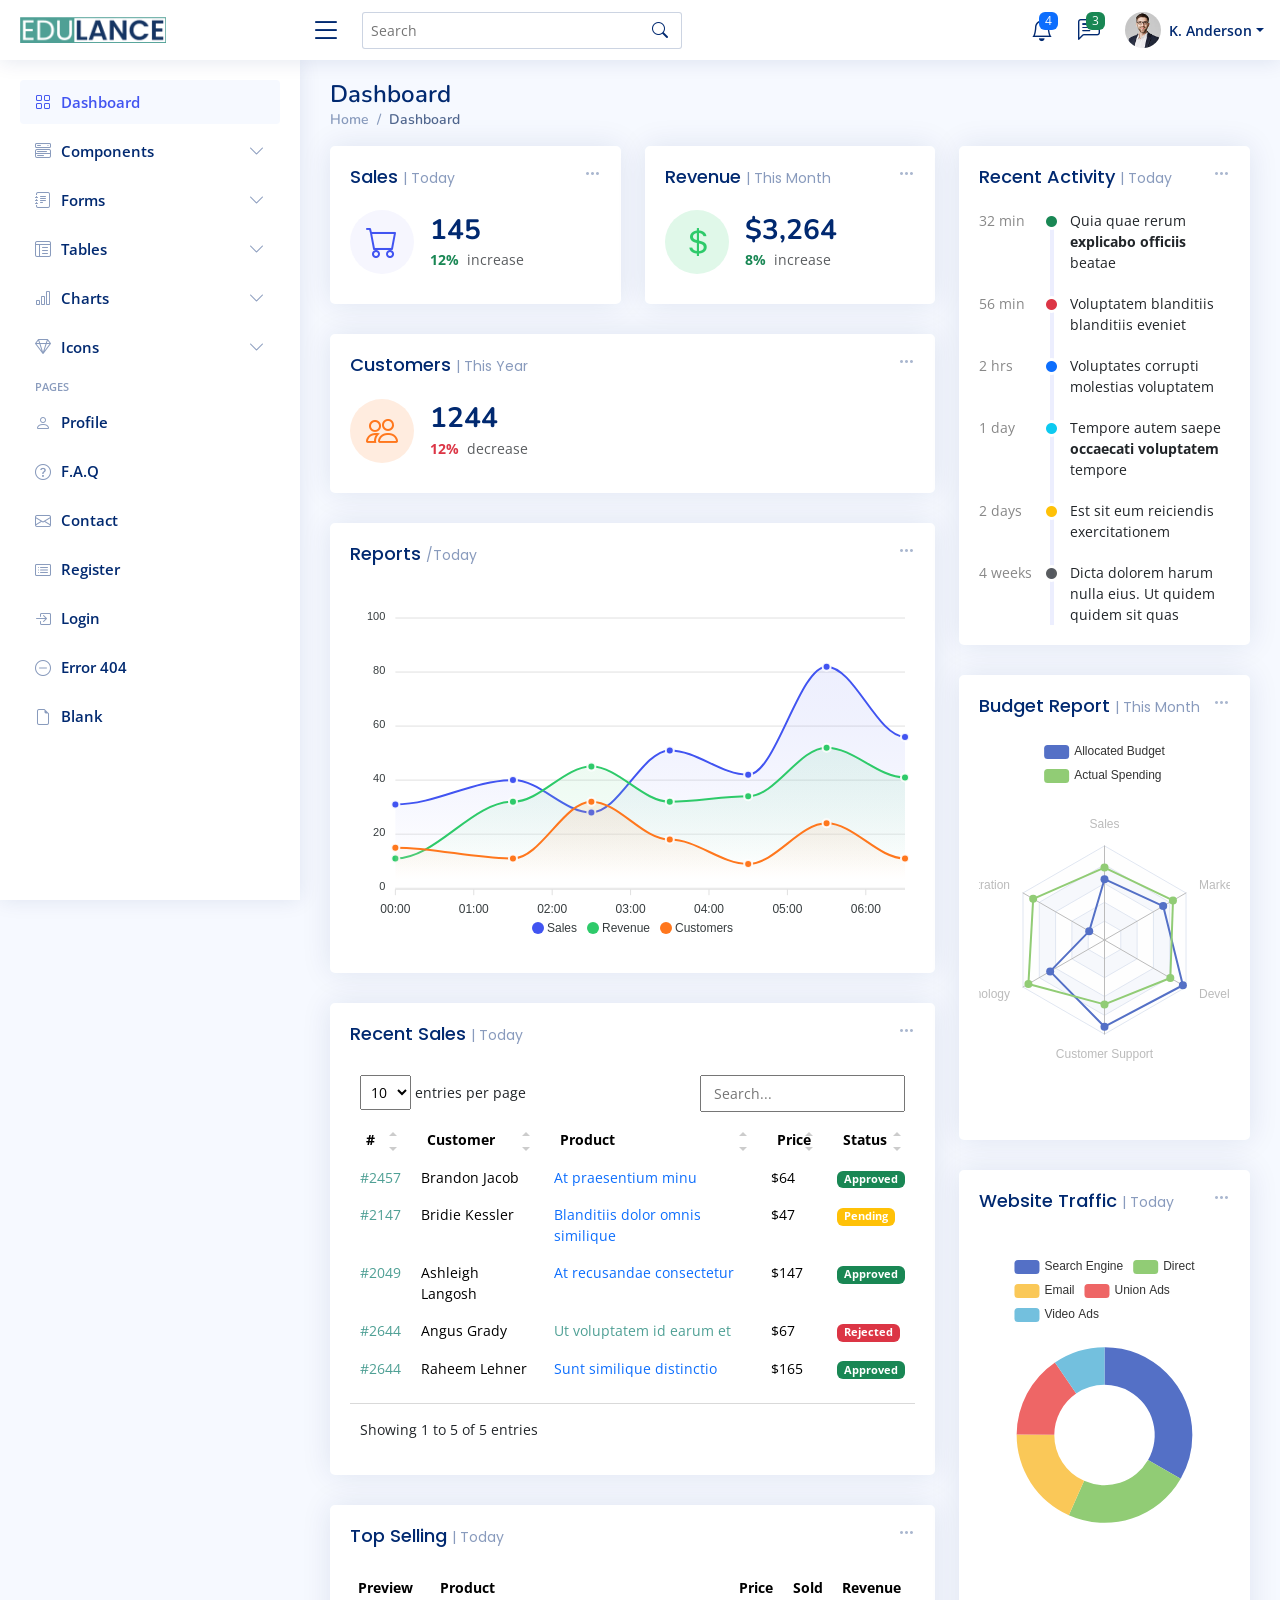
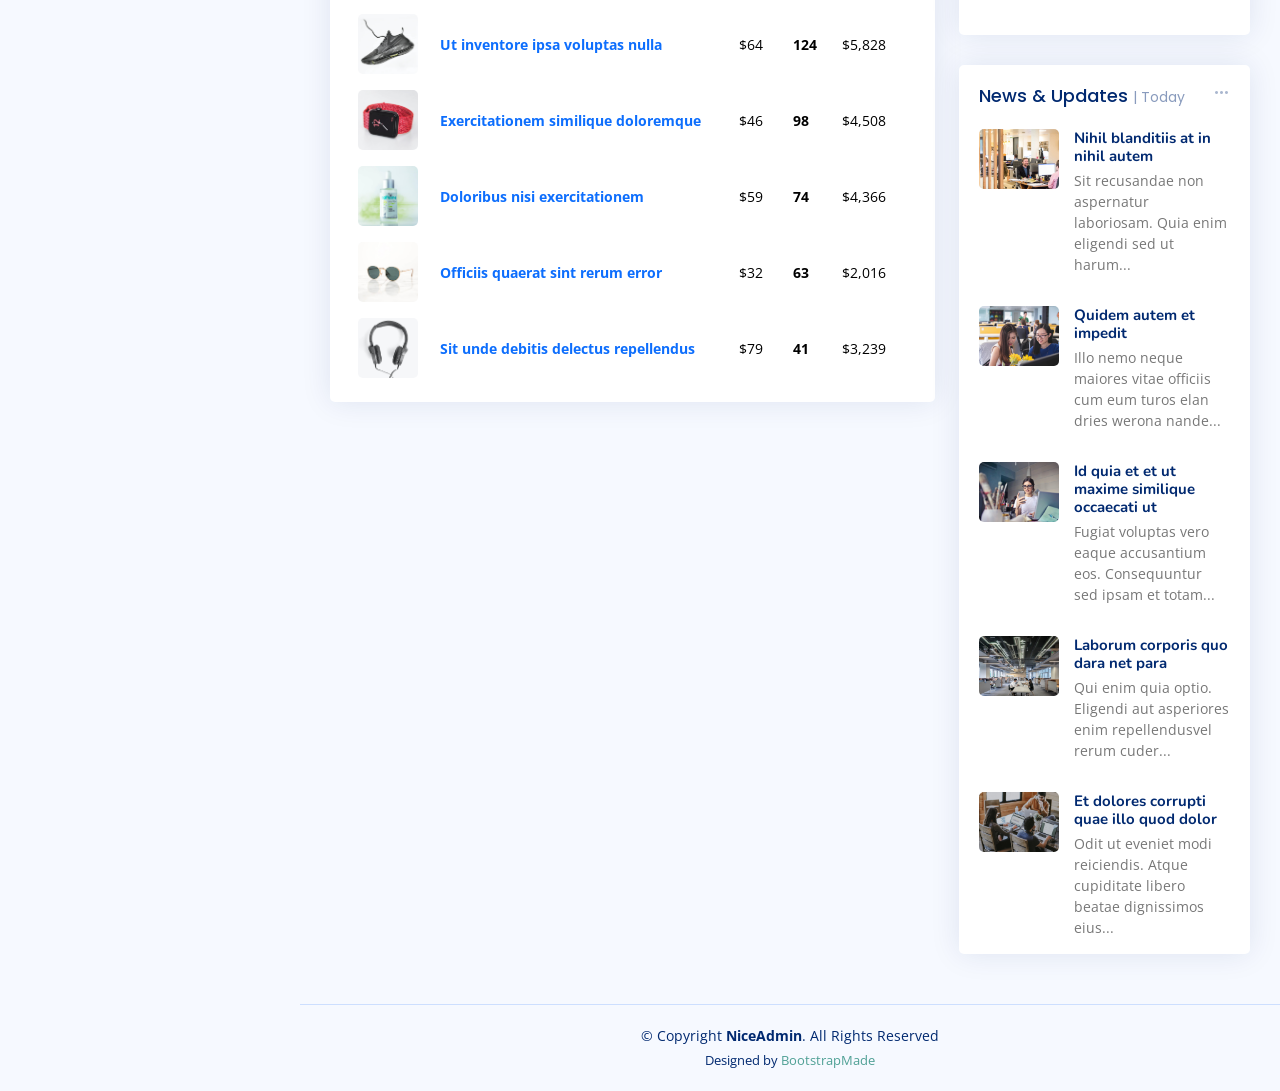
<file: public/Back/index.html>
<!DOCTYPE html>
<html lang="en">

<head>
  <meta charset="utf-8">
  <meta content="width=device-width, initial-scale=1.0" name="viewport">

  <title>Dashboard - Edulanceadmin  Template</title>
  <meta content="" name="description">
  <meta content="" name="keywords">

  <!-- Favicons -->
  <link href="assets/img/favicon.png" rel="icon">
  <link href="assets/img/apple-touch-icon.png" rel="apple-touch-icon">

  <!-- Google Fonts -->
  <link href="https://fonts.gstatic.com" rel="preconnect">
  <link href="https://fonts.googleapis.com/css?family=Open+Sans:300,300i,400,400i,600,600i,700,700i|Nunito:300,300i,400,400i,600,600i,700,700i|Poppins:300,300i,400,400i,500,500i,600,600i,700,700i" rel="stylesheet">

  <!-- Vendor CSS Files -->
  <link href="assets/vendor/bootstrap/css/bootstrap.min.css" rel="stylesheet">
  <link href="assets/vendor/bootstrap-icons/bootstrap-icons.css" rel="stylesheet">
  <link href="assets/vendor/boxicons/css/boxicons.min.css" rel="stylesheet">
  <link href="assets/vendor/quill/quill.snow.css" rel="stylesheet">
  <link href="assets/vendor/quill/quill.bubble.css" rel="stylesheet">
  <link href="assets/vendor/remixicon/remixicon.css" rel="stylesheet">
  <link href="assets/vendor/simple-datatables/style.css" rel="stylesheet">

  <!-- Template Main CSS File -->
  <link href="assets/css/style.css" rel="stylesheet">

  <!-- =======================================================
  * Template Name: NiceAdmin
  * Updated: Jan 29 2024 with Bootstrap v5.3.2
  * Template URL: https://bootstrapmade.com/nice-admin-bootstrap-admin-html-template/
  * Author: BootstrapMade.com
  * License: https://bootstrapmade.com/license/
  ======================================================== -->
</head>

<body>

  <!-- ======= Header ======= -->
  <header id="header" class="header fixed-top d-flex align-items-center">

    <div class="d-flex align-items-center justify-content-between">
      <a href="index.html" class="logo d-flex align-items-center">
        <img src="assets/img/EdulanceLogo.png" alt="">
      </a>
      <i class="bi bi-list toggle-sidebar-btn"></i>
    </div><!-- End Logo -->

    <div class="search-bar">
      <form class="search-form d-flex align-items-center" method="POST" action="#">
        <input type="text" name="query" placeholder="Search" title="Enter search keyword">
        <button type="submit" title="Search"><i class="bi bi-search"></i></button>
      </form>
    </div><!-- End Search Bar -->

    <nav class="header-nav ms-auto">
      <ul class="d-flex align-items-center">

        <li class="nav-item d-block d-lg-none">
          <a class="nav-link nav-icon search-bar-toggle " href="#">
            <i class="bi bi-search"></i>
          </a>
        </li><!-- End Search Icon-->

        <li class="nav-item dropdown">

          <a class="nav-link nav-icon" href="#" data-bs-toggle="dropdown">
            <i class="bi bi-bell"></i>
            <span class="badge bg-primary badge-number">4</span>
          </a><!-- End Notification Icon -->

          <ul class="dropdown-menu dropdown-menu-end dropdown-menu-arrow notifications">
            <li class="dropdown-header">
              You have 4 new notifications
              <a href="#"><span class="badge rounded-pill bg-primary p-2 ms-2">View all</span></a>
            </li>
            <li>
              <hr class="dropdown-divider">
            </li>

            <li class="notification-item">
              <i class="bi bi-exclamation-circle text-warning"></i>
              <div>
                <h4>Lorem Ipsum</h4>
                <p>Quae dolorem earum veritatis oditseno</p>
                <p>30 min. ago</p>
              </div>
            </li>

            <li>
              <hr class="dropdown-divider">
            </li>

            <li class="notification-item">
              <i class="bi bi-x-circle text-danger"></i>
              <div>
                <h4>Atque rerum nesciunt</h4>
                <p>Quae dolorem earum veritatis oditseno</p>
                <p>1 hr. ago</p>
              </div>
            </li>

            <li>
              <hr class="dropdown-divider">
            </li>

            <li class="notification-item">
              <i class="bi bi-check-circle text-success"></i>
              <div>
                <h4>Sit rerum fuga</h4>
                <p>Quae dolorem earum veritatis oditseno</p>
                <p>2 hrs. ago</p>
              </div>
            </li>

            <li>
              <hr class="dropdown-divider">
            </li>

            <li class="notification-item">
              <i class="bi bi-info-circle text-primary"></i>
              <div>
                <h4>Dicta reprehenderit</h4>
                <p>Quae dolorem earum veritatis oditseno</p>
                <p>4 hrs. ago</p>
              </div>
            </li>

            <li>
              <hr class="dropdown-divider">
            </li>
            <li class="dropdown-footer">
              <a href="#">Show all notifications</a>
            </li>

          </ul><!-- End Notification Dropdown Items -->

        </li><!-- End Notification Nav -->

        <li class="nav-item dropdown">

          <a class="nav-link nav-icon" href="#" data-bs-toggle="dropdown">
            <i class="bi bi-chat-left-text"></i>
            <span class="badge bg-success badge-number">3</span>
          </a><!-- End Messages Icon -->

          <ul class="dropdown-menu dropdown-menu-end dropdown-menu-arrow messages">
            <li class="dropdown-header">
              You have 3 new messages
              <a href="#"><span class="badge rounded-pill bg-primary p-2 ms-2">View all</span></a>
            </li>
            <li>
              <hr class="dropdown-divider">
            </li>

            <li class="message-item">
              <a href="#">
                <img src="assets/img/messages-1.jpg" alt="" class="rounded-circle">
                <div>
                  <h4>Maria Hudson</h4>
                  <p>Velit asperiores et ducimus soluta repudiandae labore officia est ut...</p>
                  <p>4 hrs. ago</p>
                </div>
              </a>
            </li>
            <li>
              <hr class="dropdown-divider">
            </li>

            <li class="message-item">
              <a href="#">
                <img src="assets/img/messages-2.jpg" alt="" class="rounded-circle">
                <div>
                  <h4>Anna Nelson</h4>
                  <p>Velit asperiores et ducimus soluta repudiandae labore officia est ut...</p>
                  <p>6 hrs. ago</p>
                </div>
              </a>
            </li>
            <li>
              <hr class="dropdown-divider">
            </li>

            <li class="message-item">
              <a href="#">
                <img src="assets/img/messages-3.jpg" alt="" class="rounded-circle">
                <div>
                  <h4>David Muldon</h4>
                  <p>Velit asperiores et ducimus soluta repudiandae labore officia est ut...</p>
                  <p>8 hrs. ago</p>
                </div>
              </a>
            </li>
            <li>
              <hr class="dropdown-divider">
            </li>

            <li class="dropdown-footer">
              <a href="#">Show all messages</a>
            </li>

          </ul><!-- End Messages Dropdown Items -->

        </li><!-- End Messages Nav -->

        <li class="nav-item dropdown pe-3">

          <a class="nav-link nav-profile d-flex align-items-center pe-0" href="#" data-bs-toggle="dropdown">
            <img src="assets/img/profile-img.jpg" alt="Profile" class="rounded-circle">
            <span class="d-none d-md-block dropdown-toggle ps-2">K. Anderson</span>
          </a><!-- End Profile Iamge Icon -->

          <ul class="dropdown-menu dropdown-menu-end dropdown-menu-arrow profile">
            <li class="dropdown-header">
              <h6>Kevin Anderson</h6>
              <span>Web Designer</span>
            </li>
            <li>
              <hr class="dropdown-divider">
            </li>

            <li>
              <a class="dropdown-item d-flex align-items-center" href="users-profile.html">
                <i class="bi bi-person"></i>
                <span>My Profile</span>
              </a>
            </li>
            <li>
              <hr class="dropdown-divider">
            </li>

            <li>
              <a class="dropdown-item d-flex align-items-center" href="users-profile.html">
                <i class="bi bi-gear"></i>
                <span>Account Settings</span>
              </a>
            </li>
            <li>
              <hr class="dropdown-divider">
            </li>

            <li>
              <a class="dropdown-item d-flex align-items-center" href="pages-faq.html">
                <i class="bi bi-question-circle"></i>
                <span>Need Help?</span>
              </a>
            </li>
            <li>
              <hr class="dropdown-divider">
            </li>

            <li>
              <a class="dropdown-item d-flex align-items-center" href="#">
                <i class="bi bi-box-arrow-right"></i>
                <span>Sign Out</span>
              </a>
            </li>

          </ul><!-- End Profile Dropdown Items -->
        </li><!-- End Profile Nav -->

      </ul>
    </nav><!-- End Icons Navigation -->

  </header><!-- End Header -->

  <!-- ======= Sidebar ======= -->
  <aside id="sidebar" class="sidebar">

    <ul class="sidebar-nav" id="sidebar-nav">

      <li class="nav-item">
        <a class="nav-link " href="index.html">
          <i class="bi bi-grid"></i>
          <span>Dashboard</span>
        </a>
      </li><!-- End Dashboard Nav -->

      <li class="nav-item">
        <a class="nav-link collapsed" data-bs-target="#components-nav" data-bs-toggle="collapse" href="#">
          <i class="bi bi-menu-button-wide"></i><span>Components</span><i class="bi bi-chevron-down ms-auto"></i>
        </a>
        <ul id="components-nav" class="nav-content collapse " data-bs-parent="#sidebar-nav">
          <li>
            <a href="components-alerts.html">
              <i class="bi bi-circle"></i><span>Alerts</span>
            </a>
          </li>
          <li>
            <a href="components-accordion.html">
              <i class="bi bi-circle"></i><span>Accordion</span>
            </a>
          </li>
          <li>
            <a href="components-badges.html">
              <i class="bi bi-circle"></i><span>Badges</span>
            </a>
          </li>
          <li>
            <a href="components-breadcrumbs.html">
              <i class="bi bi-circle"></i><span>Breadcrumbs</span>
            </a>
          </li>
          <li>
            <a href="components-buttons.html">
              <i class="bi bi-circle"></i><span>Buttons</span>
            </a>
          </li>
          <li>
            <a href="components-cards.html">
              <i class="bi bi-circle"></i><span>Cards</span>
            </a>
          </li>
          <li>
            <a href="components-carousel.html">
              <i class="bi bi-circle"></i><span>Carousel</span>
            </a>
          </li>
          <li>
            <a href="components-list-group.html">
              <i class="bi bi-circle"></i><span>List group</span>
            </a>
          </li>
          <li>
            <a href="components-modal.html">
              <i class="bi bi-circle"></i><span>Modal</span>
            </a>
          </li>
          <li>
            <a href="components-tabs.html">
              <i class="bi bi-circle"></i><span>Tabs</span>
            </a>
          </li>
          <li>
            <a href="components-pagination.html">
              <i class="bi bi-circle"></i><span>Pagination</span>
            </a>
          </li>
          <li>
            <a href="components-progress.html">
              <i class="bi bi-circle"></i><span>Progress</span>
            </a>
          </li>
          <li>
            <a href="components-spinners.html">
              <i class="bi bi-circle"></i><span>Spinners</span>
            </a>
          </li>
          <li>
            <a href="components-tooltips.html">
              <i class="bi bi-circle"></i><span>Tooltips</span>
            </a>
          </li>
        </ul>
      </li><!-- End Components Nav -->

      <li class="nav-item">
        <a class="nav-link collapsed" data-bs-target="#forms-nav" data-bs-toggle="collapse" href="#">
          <i class="bi bi-journal-text"></i><span>Forms</span><i class="bi bi-chevron-down ms-auto"></i>
        </a>
        <ul id="forms-nav" class="nav-content collapse " data-bs-parent="#sidebar-nav">
          <li>
            <a href="forms-elements.html">
              <i class="bi bi-circle"></i><span>Form Elements</span>
            </a>
          </li>
          <li>
            <a href="forms-layouts.html">
              <i class="bi bi-circle"></i><span>Form Layouts</span>
            </a>
          </li>
          <li>
            <a href="forms-editors.html">
              <i class="bi bi-circle"></i><span>Form Editors</span>
            </a>
          </li>
          <li>
            <a href="forms-validation.html">
              <i class="bi bi-circle"></i><span>Form Validation</span>
            </a>
          </li>
        </ul>
      </li><!-- End Forms Nav -->

      <li class="nav-item">
        <a class="nav-link collapsed" data-bs-target="#tables-nav" data-bs-toggle="collapse" href="#">
          <i class="bi bi-layout-text-window-reverse"></i><span>Tables</span><i class="bi bi-chevron-down ms-auto"></i>
        </a>
        <ul id="tables-nav" class="nav-content collapse " data-bs-parent="#sidebar-nav">
          <li>
            <a href="tables-general.html">
              <i class="bi bi-circle"></i><span>General Tables</span>
            </a>
          </li>
          <li>
            <a href="tables-data.html">
              <i class="bi bi-circle"></i><span>Data Tables</span>
            </a>
          </li>
        </ul>
      </li><!-- End Tables Nav -->

      <li class="nav-item">
        <a class="nav-link collapsed" data-bs-target="#charts-nav" data-bs-toggle="collapse" href="#">
          <i class="bi bi-bar-chart"></i><span>Charts</span><i class="bi bi-chevron-down ms-auto"></i>
        </a>
        <ul id="charts-nav" class="nav-content collapse " data-bs-parent="#sidebar-nav">
          <li>
            <a href="charts-chartjs.html">
              <i class="bi bi-circle"></i><span>Chart.js</span>
            </a>
          </li>
          <li>
            <a href="charts-apexcharts.html">
              <i class="bi bi-circle"></i><span>ApexCharts</span>
            </a>
          </li>
          <li>
            <a href="charts-echarts.html">
              <i class="bi bi-circle"></i><span>ECharts</span>
            </a>
          </li>
        </ul>
      </li><!-- End Charts Nav -->

      <li class="nav-item">
        <a class="nav-link collapsed" data-bs-target="#icons-nav" data-bs-toggle="collapse" href="#">
          <i class="bi bi-gem"></i><span>Icons</span><i class="bi bi-chevron-down ms-auto"></i>
        </a>
        <ul id="icons-nav" class="nav-content collapse " data-bs-parent="#sidebar-nav">
          <li>
            <a href="icons-bootstrap.html">
              <i class="bi bi-circle"></i><span>Bootstrap Icons</span>
            </a>
          </li>
          <li>
            <a href="icons-remix.html">
              <i class="bi bi-circle"></i><span>Remix Icons</span>
            </a>
          </li>
          <li>
            <a href="icons-boxicons.html">
              <i class="bi bi-circle"></i><span>Boxicons</span>
            </a>
          </li>
        </ul>
      </li><!-- End Icons Nav -->

      <li class="nav-heading">Pages</li>

      <li class="nav-item">
        <a class="nav-link collapsed" href="users-profile.html">
          <i class="bi bi-person"></i>
          <span>Profile</span>
        </a>
      </li><!-- End Profile Page Nav -->

      <li class="nav-item">
        <a class="nav-link collapsed" href="pages-faq.html">
          <i class="bi bi-question-circle"></i>
          <span>F.A.Q</span>
        </a>
      </li><!-- End F.A.Q Page Nav -->

      <li class="nav-item">
        <a class="nav-link collapsed" href="pages-contact.html">
          <i class="bi bi-envelope"></i>
          <span>Contact</span>
        </a>
      </li><!-- End Contact Page Nav -->

      <li class="nav-item">
        <a class="nav-link collapsed" href="pages-register.html">
          <i class="bi bi-card-list"></i>
          <span>Register</span>
        </a>
      </li><!-- End Register Page Nav -->

      <li class="nav-item">
        <a class="nav-link collapsed" href="pages-login.html">
          <i class="bi bi-box-arrow-in-right"></i>
          <span>Login</span>
        </a>
      </li><!-- End Login Page Nav -->

      <li class="nav-item">
        <a class="nav-link collapsed" href="pages-error-404.html">
          <i class="bi bi-dash-circle"></i>
          <span>Error 404</span>
        </a>
      </li><!-- End Error 404 Page Nav -->

      <li class="nav-item">
        <a class="nav-link collapsed" href="pages-blank.html">
          <i class="bi bi-file-earmark"></i>
          <span>Blank</span>
        </a>
      </li><!-- End Blank Page Nav -->

    </ul>

  </aside><!-- End Sidebar-->

  <main id="main" class="main">

    <div class="pagetitle">
      <h1>Dashboard</h1>
      <nav>
        <ol class="breadcrumb">
          <li class="breadcrumb-item"><a href="index.html">Home</a></li>
          <li class="breadcrumb-item active">Dashboard</li>
        </ol>
      </nav>
    </div><!-- End Page Title -->

    <section class="section dashboard">
      <div class="row">

        <!-- Left side columns -->
        <div class="col-lg-8">
          <div class="row">

            <!-- Sales Card -->
            <div class="col-xxl-4 col-md-6">
              <div class="card info-card sales-card">

                <div class="filter">
                  <a class="icon" href="#" data-bs-toggle="dropdown"><i class="bi bi-three-dots"></i></a>
                  <ul class="dropdown-menu dropdown-menu-end dropdown-menu-arrow">
                    <li class="dropdown-header text-start">
                      <h6>Filter</h6>
                    </li>

                    <li><a class="dropdown-item" href="#">Today</a></li>
                    <li><a class="dropdown-item" href="#">This Month</a></li>
                    <li><a class="dropdown-item" href="#">This Year</a></li>
                  </ul>
                </div>

                <div class="card-body">
                  <h5 class="card-title">Sales <span>| Today</span></h5>

                  <div class="d-flex align-items-center">
                    <div class="card-icon rounded-circle d-flex align-items-center justify-content-center">
                      <i class="bi bi-cart"></i>
                    </div>
                    <div class="ps-3">
                      <h6>145</h6>
                      <span class="text-success small pt-1 fw-bold">12%</span> <span class="text-muted small pt-2 ps-1">increase</span>

                    </div>
                  </div>
                </div>

              </div>
            </div><!-- End Sales Card -->

            <!-- Revenue Card -->
            <div class="col-xxl-4 col-md-6">
              <div class="card info-card revenue-card">

                <div class="filter">
                  <a class="icon" href="#" data-bs-toggle="dropdown"><i class="bi bi-three-dots"></i></a>
                  <ul class="dropdown-menu dropdown-menu-end dropdown-menu-arrow">
                    <li class="dropdown-header text-start">
                      <h6>Filter</h6>
                    </li>

                    <li><a class="dropdown-item" href="#">Today</a></li>
                    <li><a class="dropdown-item" href="#">This Month</a></li>
                    <li><a class="dropdown-item" href="#">This Year</a></li>
                  </ul>
                </div>

                <div class="card-body">
                  <h5 class="card-title">Revenue <span>| This Month</span></h5>

                  <div class="d-flex align-items-center">
                    <div class="card-icon rounded-circle d-flex align-items-center justify-content-center">
                      <i class="bi bi-currency-dollar"></i>
                    </div>
                    <div class="ps-3">
                      <h6>$3,264</h6>
                      <span class="text-success small pt-1 fw-bold">8%</span> <span class="text-muted small pt-2 ps-1">increase</span>

                    </div>
                  </div>
                </div>

              </div>
            </div><!-- End Revenue Card -->

            <!-- Customers Card -->
            <div class="col-xxl-4 col-xl-12">

              <div class="card info-card customers-card">

                <div class="filter">
                  <a class="icon" href="#" data-bs-toggle="dropdown"><i class="bi bi-three-dots"></i></a>
                  <ul class="dropdown-menu dropdown-menu-end dropdown-menu-arrow">
                    <li class="dropdown-header text-start">
                      <h6>Filter</h6>
                    </li>

                    <li><a class="dropdown-item" href="#">Today</a></li>
                    <li><a class="dropdown-item" href="#">This Month</a></li>
                    <li><a class="dropdown-item" href="#">This Year</a></li>
                  </ul>
                </div>

                <div class="card-body">
                  <h5 class="card-title">Customers <span>| This Year</span></h5>

                  <div class="d-flex align-items-center">
                    <div class="card-icon rounded-circle d-flex align-items-center justify-content-center">
                      <i class="bi bi-people"></i>
                    </div>
                    <div class="ps-3">
                      <h6>1244</h6>
                      <span class="text-danger small pt-1 fw-bold">12%</span> <span class="text-muted small pt-2 ps-1">decrease</span>

                    </div>
                  </div>

                </div>
              </div>

            </div><!-- End Customers Card -->

            <!-- Reports -->
            <div class="col-12">
              <div class="card">

                <div class="filter">
                  <a class="icon" href="#" data-bs-toggle="dropdown"><i class="bi bi-three-dots"></i></a>
                  <ul class="dropdown-menu dropdown-menu-end dropdown-menu-arrow">
                    <li class="dropdown-header text-start">
                      <h6>Filter</h6>
                    </li>

                    <li><a class="dropdown-item" href="#">Today</a></li>
                    <li><a class="dropdown-item" href="#">This Month</a></li>
                    <li><a class="dropdown-item" href="#">This Year</a></li>
                  </ul>
                </div>

                <div class="card-body">
                  <h5 class="card-title">Reports <span>/Today</span></h5>

                  <!-- Line Chart -->
                  <div id="reportsChart"></div>

                  <script>
                    document.addEventListener("DOMContentLoaded", () => {
                      new ApexCharts(document.querySelector("#reportsChart"), {
                        series: [{
                          name: 'Sales',
                          data: [31, 40, 28, 51, 42, 82, 56],
                        }, {
                          name: 'Revenue',
                          data: [11, 32, 45, 32, 34, 52, 41]
                        }, {
                          name: 'Customers',
                          data: [15, 11, 32, 18, 9, 24, 11]
                        }],
                        chart: {
                          height: 350,
                          type: 'area',
                          toolbar: {
                            show: false
                          },
                        },
                        markers: {
                          size: 4
                        },
                        colors: ['#4154f1', '#2eca6a', '#ff771d'],
                        fill: {
                          type: "gradient",
                          gradient: {
                            shadeIntensity: 1,
                            opacityFrom: 0.3,
                            opacityTo: 0.4,
                            stops: [0, 90, 100]
                          }
                        },
                        dataLabels: {
                          enabled: false
                        },
                        stroke: {
                          curve: 'smooth',
                          width: 2
                        },
                        xaxis: {
                          type: 'datetime',
                          categories: ["2018-09-19T00:00:00.000Z", "2018-09-19T01:30:00.000Z", "2018-09-19T02:30:00.000Z", "2018-09-19T03:30:00.000Z", "2018-09-19T04:30:00.000Z", "2018-09-19T05:30:00.000Z", "2018-09-19T06:30:00.000Z"]
                        },
                        tooltip: {
                          x: {
                            format: 'dd/MM/yy HH:mm'
                          },
                        }
                      }).render();
                    });
                  </script>
                  <!-- End Line Chart -->

                </div>

              </div>
            </div><!-- End Reports -->

            <!-- Recent Sales -->
            <div class="col-12">
              <div class="card recent-sales overflow-auto">

                <div class="filter">
                  <a class="icon" href="#" data-bs-toggle="dropdown"><i class="bi bi-three-dots"></i></a>
                  <ul class="dropdown-menu dropdown-menu-end dropdown-menu-arrow">
                    <li class="dropdown-header text-start">
                      <h6>Filter</h6>
                    </li>

                    <li><a class="dropdown-item" href="#">Today</a></li>
                    <li><a class="dropdown-item" href="#">This Month</a></li>
                    <li><a class="dropdown-item" href="#">This Year</a></li>
                  </ul>
                </div>

                <div class="card-body">
                  <h5 class="card-title">Recent Sales <span>| Today</span></h5>

                  <table class="table table-borderless datatable">
                    <thead>
                      <tr>
                        <th scope="col">#</th>
                        <th scope="col">Customer</th>
                        <th scope="col">Product</th>
                        <th scope="col">Price</th>
                        <th scope="col">Status</th>
                      </tr>
                    </thead>
                    <tbody>
                      <tr>
                        <th scope="row"><a href="#">#2457</a></th>
                        <td>Brandon Jacob</td>
                        <td><a href="#" class="text-primary">At praesentium minu</a></td>
                        <td>$64</td>
                        <td><span class="badge bg-success">Approved</span></td>
                      </tr>
                      <tr>
                        <th scope="row"><a href="#">#2147</a></th>
                        <td>Bridie Kessler</td>
                        <td><a href="#" class="text-primary">Blanditiis dolor omnis similique</a></td>
                        <td>$47</td>
                        <td><span class="badge bg-warning">Pending</span></td>
                      </tr>
                      <tr>
                        <th scope="row"><a href="#">#2049</a></th>
                        <td>Ashleigh Langosh</td>
                        <td><a href="#" class="text-primary">At recusandae consectetur</a></td>
                        <td>$147</td>
                        <td><span class="badge bg-success">Approved</span></td>
                      </tr>
                      <tr>
                        <th scope="row"><a href="#">#2644</a></th>
                        <td>Angus Grady</td>
                        <td><a href="#" class="text-primar">Ut voluptatem id earum et</a></td>
                        <td>$67</td>
                        <td><span class="badge bg-danger">Rejected</span></td>
                      </tr>
                      <tr>
                        <th scope="row"><a href="#">#2644</a></th>
                        <td>Raheem Lehner</td>
                        <td><a href="#" class="text-primary">Sunt similique distinctio</a></td>
                        <td>$165</td>
                        <td><span class="badge bg-success">Approved</span></td>
                      </tr>
                    </tbody>
                  </table>

                </div>

              </div>
            </div><!-- End Recent Sales -->

            <!-- Top Selling -->
            <div class="col-12">
              <div class="card top-selling overflow-auto">

                <div class="filter">
                  <a class="icon" href="#" data-bs-toggle="dropdown"><i class="bi bi-three-dots"></i></a>
                  <ul class="dropdown-menu dropdown-menu-end dropdown-menu-arrow">
                    <li class="dropdown-header text-start">
                      <h6>Filter</h6>
                    </li>

                    <li><a class="dropdown-item" href="#">Today</a></li>
                    <li><a class="dropdown-item" href="#">This Month</a></li>
                    <li><a class="dropdown-item" href="#">This Year</a></li>
                  </ul>
                </div>

                <div class="card-body pb-0">
                  <h5 class="card-title">Top Selling <span>| Today</span></h5>

                  <table class="table table-borderless">
                    <thead>
                      <tr>
                        <th scope="col">Preview</th>
                        <th scope="col">Product</th>
                        <th scope="col">Price</th>
                        <th scope="col">Sold</th>
                        <th scope="col">Revenue</th>
                      </tr>
                    </thead>
                    <tbody>
                      <tr>
                        <th scope="row"><a href="#"><img src="assets/img/product-1.jpg" alt=""></a></th>
                        <td><a href="#" class="text-primary fw-bold">Ut inventore ipsa voluptas nulla</a></td>
                        <td>$64</td>
                        <td class="fw-bold">124</td>
                        <td>$5,828</td>
                      </tr>
                      <tr>
                        <th scope="row"><a href="#"><img src="assets/img/product-2.jpg" alt=""></a></th>
                        <td><a href="#" class="text-primary fw-bold">Exercitationem similique doloremque</a></td>
                        <td>$46</td>
                        <td class="fw-bold">98</td>
                        <td>$4,508</td>
                      </tr>
                      <tr>
                        <th scope="row"><a href="#"><img src="assets/img/product-3.jpg" alt=""></a></th>
                        <td><a href="#" class="text-primary fw-bold">Doloribus nisi exercitationem</a></td>
                        <td>$59</td>
                        <td class="fw-bold">74</td>
                        <td>$4,366</td>
                      </tr>
                      <tr>
                        <th scope="row"><a href="#"><img src="assets/img/product-4.jpg" alt=""></a></th>
                        <td><a href="#" class="text-primary fw-bold">Officiis quaerat sint rerum error</a></td>
                        <td>$32</td>
                        <td class="fw-bold">63</td>
                        <td>$2,016</td>
                      </tr>
                      <tr>
                        <th scope="row"><a href="#"><img src="assets/img/product-5.jpg" alt=""></a></th>
                        <td><a href="#" class="text-primary fw-bold">Sit unde debitis delectus repellendus</a></td>
                        <td>$79</td>
                        <td class="fw-bold">41</td>
                        <td>$3,239</td>
                      </tr>
                    </tbody>
                  </table>

                </div>

              </div>
            </div><!-- End Top Selling -->

          </div>
        </div><!-- End Left side columns -->

        <!-- Right side columns -->
        <div class="col-lg-4">

          <!-- Recent Activity -->
          <div class="card">
            <div class="filter">
              <a class="icon" href="#" data-bs-toggle="dropdown"><i class="bi bi-three-dots"></i></a>
              <ul class="dropdown-menu dropdown-menu-end dropdown-menu-arrow">
                <li class="dropdown-header text-start">
                  <h6>Filter</h6>
                </li>

                <li><a class="dropdown-item" href="#">Today</a></li>
                <li><a class="dropdown-item" href="#">This Month</a></li>
                <li><a class="dropdown-item" href="#">This Year</a></li>
              </ul>
            </div>

            <div class="card-body">
              <h5 class="card-title">Recent Activity <span>| Today</span></h5>

              <div class="activity">

                <div class="activity-item d-flex">
                  <div class="activite-label">32 min</div>
                  <i class='bi bi-circle-fill activity-badge text-success align-self-start'></i>
                  <div class="activity-content">
                    Quia quae rerum <a href="#" class="fw-bold text-dark">explicabo officiis</a> beatae
                  </div>
                </div><!-- End activity item-->

                <div class="activity-item d-flex">
                  <div class="activite-label">56 min</div>
                  <i class='bi bi-circle-fill activity-badge text-danger align-self-start'></i>
                  <div class="activity-content">
                    Voluptatem blanditiis blanditiis eveniet
                  </div>
                </div><!-- End activity item-->

                <div class="activity-item d-flex">
                  <div class="activite-label">2 hrs</div>
                  <i class='bi bi-circle-fill activity-badge text-primary align-self-start'></i>
                  <div class="activity-content">
                    Voluptates corrupti molestias voluptatem
                  </div>
                </div><!-- End activity item-->

                <div class="activity-item d-flex">
                  <div class="activite-label">1 day</div>
                  <i class='bi bi-circle-fill activity-badge text-info align-self-start'></i>
                  <div class="activity-content">
                    Tempore autem saepe <a href="#" class="fw-bold text-dark">occaecati voluptatem</a> tempore
                  </div>
                </div><!-- End activity item-->

                <div class="activity-item d-flex">
                  <div class="activite-label">2 days</div>
                  <i class='bi bi-circle-fill activity-badge text-warning align-self-start'></i>
                  <div class="activity-content">
                    Est sit eum reiciendis exercitationem
                  </div>
                </div><!-- End activity item-->

                <div class="activity-item d-flex">
                  <div class="activite-label">4 weeks</div>
                  <i class='bi bi-circle-fill activity-badge text-muted align-self-start'></i>
                  <div class="activity-content">
                    Dicta dolorem harum nulla eius. Ut quidem quidem sit quas
                  </div>
                </div><!-- End activity item-->

              </div>

            </div>
          </div><!-- End Recent Activity -->

          <!-- Budget Report -->
          <div class="card">
            <div class="filter">
              <a class="icon" href="#" data-bs-toggle="dropdown"><i class="bi bi-three-dots"></i></a>
              <ul class="dropdown-menu dropdown-menu-end dropdown-menu-arrow">
                <li class="dropdown-header text-start">
                  <h6>Filter</h6>
                </li>

                <li><a class="dropdown-item" href="#">Today</a></li>
                <li><a class="dropdown-item" href="#">This Month</a></li>
                <li><a class="dropdown-item" href="#">This Year</a></li>
              </ul>
            </div>

            <div class="card-body pb-0">
              <h5 class="card-title">Budget Report <span>| This Month</span></h5>

              <div id="budgetChart" style="min-height: 400px;" class="echart"></div>

              <script>
                document.addEventListener("DOMContentLoaded", () => {
                  var budgetChart = echarts.init(document.querySelector("#budgetChart")).setOption({
                    legend: {
                      data: ['Allocated Budget', 'Actual Spending']
                    },
                    radar: {
                      // shape: 'circle',
                      indicator: [{
                          name: 'Sales',
                          max: 6500
                        },
                        {
                          name: 'Administration',
                          max: 16000
                        },
                        {
                          name: 'Information Technology',
                          max: 30000
                        },
                        {
                          name: 'Customer Support',
                          max: 38000
                        },
                        {
                          name: 'Development',
                          max: 52000
                        },
                        {
                          name: 'Marketing',
                          max: 25000
                        }
                      ]
                    },
                    series: [{
                      name: 'Budget vs spending',
                      type: 'radar',
                      data: [{
                          value: [4200, 3000, 20000, 35000, 50000, 18000],
                          name: 'Allocated Budget'
                        },
                        {
                          value: [5000, 14000, 28000, 26000, 42000, 21000],
                          name: 'Actual Spending'
                        }
                      ]
                    }]
                  });
                });
              </script>

            </div>
          </div><!-- End Budget Report -->

          <!-- Website Traffic -->
          <div class="card">
            <div class="filter">
              <a class="icon" href="#" data-bs-toggle="dropdown"><i class="bi bi-three-dots"></i></a>
              <ul class="dropdown-menu dropdown-menu-end dropdown-menu-arrow">
                <li class="dropdown-header text-start">
                  <h6>Filter</h6>
                </li>

                <li><a class="dropdown-item" href="#">Today</a></li>
                <li><a class="dropdown-item" href="#">This Month</a></li>
                <li><a class="dropdown-item" href="#">This Year</a></li>
              </ul>
            </div>

            <div class="card-body pb-0">
              <h5 class="card-title">Website Traffic <span>| Today</span></h5>

              <div id="trafficChart" style="min-height: 400px;" class="echart"></div>

              <script>
                document.addEventListener("DOMContentLoaded", () => {
                  echarts.init(document.querySelector("#trafficChart")).setOption({
                    tooltip: {
                      trigger: 'item'
                    },
                    legend: {
                      top: '5%',
                      left: 'center'
                    },
                    series: [{
                      name: 'Access From',
                      type: 'pie',
                      radius: ['40%', '70%'],
                      avoidLabelOverlap: false,
                      label: {
                        show: false,
                        position: 'center'
                      },
                      emphasis: {
                        label: {
                          show: true,
                          fontSize: '18',
                          fontWeight: 'bold'
                        }
                      },
                      labelLine: {
                        show: false
                      },
                      data: [{
                          value: 1048,
                          name: 'Search Engine'
                        },
                        {
                          value: 735,
                          name: 'Direct'
                        },
                        {
                          value: 580,
                          name: 'Email'
                        },
                        {
                          value: 484,
                          name: 'Union Ads'
                        },
                        {
                          value: 300,
                          name: 'Video Ads'
                        }
                      ]
                    }]
                  });
                });
              </script>

            </div>
          </div><!-- End Website Traffic -->

          <!-- News & Updates Traffic -->
          <div class="card">
            <div class="filter">
              <a class="icon" href="#" data-bs-toggle="dropdown"><i class="bi bi-three-dots"></i></a>
              <ul class="dropdown-menu dropdown-menu-end dropdown-menu-arrow">
                <li class="dropdown-header text-start">
                  <h6>Filter</h6>
                </li>

                <li><a class="dropdown-item" href="#">Today</a></li>
                <li><a class="dropdown-item" href="#">This Month</a></li>
                <li><a class="dropdown-item" href="#">This Year</a></li>
              </ul>
            </div>

            <div class="card-body pb-0">
              <h5 class="card-title">News &amp; Updates <span>| Today</span></h5>

              <div class="news">
                <div class="post-item clearfix">
                  <img src="assets/img/news-1.jpg" alt="">
                  <h4><a href="#">Nihil blanditiis at in nihil autem</a></h4>
                  <p>Sit recusandae non aspernatur laboriosam. Quia enim eligendi sed ut harum...</p>
                </div>

                <div class="post-item clearfix">
                  <img src="assets/img/news-2.jpg" alt="">
                  <h4><a href="#">Quidem autem et impedit</a></h4>
                  <p>Illo nemo neque maiores vitae officiis cum eum turos elan dries werona nande...</p>
                </div>

                <div class="post-item clearfix">
                  <img src="assets/img/news-3.jpg" alt="">
                  <h4><a href="#">Id quia et et ut maxime similique occaecati ut</a></h4>
                  <p>Fugiat voluptas vero eaque accusantium eos. Consequuntur sed ipsam et totam...</p>
                </div>

                <div class="post-item clearfix">
                  <img src="assets/img/news-4.jpg" alt="">
                  <h4><a href="#">Laborum corporis quo dara net para</a></h4>
                  <p>Qui enim quia optio. Eligendi aut asperiores enim repellendusvel rerum cuder...</p>
                </div>

                <div class="post-item clearfix">
                  <img src="assets/img/news-5.jpg" alt="">
                  <h4><a href="#">Et dolores corrupti quae illo quod dolor</a></h4>
                  <p>Odit ut eveniet modi reiciendis. Atque cupiditate libero beatae dignissimos eius...</p>
                </div>

              </div><!-- End sidebar recent posts-->

            </div>
          </div><!-- End News & Updates -->

        </div><!-- End Right side columns -->

      </div>
    </section>

  </main><!-- End #main -->

  <!-- ======= Footer ======= -->
  <footer id="footer" class="footer">
    <div class="copyright">
      &copy; Copyright <strong><span>NiceAdmin</span></strong>. All Rights Reserved
    </div>
    <div class="credits">
      <!-- All the links in the footer should remain intact. -->
      <!-- You can delete the links only if you purchased the pro version. -->
      <!-- Licensing information: https://bootstrapmade.com/license/ -->
      <!-- Purchase the pro version with working PHP/AJAX contact form: https://bootstrapmade.com/nice-admin-bootstrap-admin-html-template/ -->
      Designed by <a href="https://bootstrapmade.com/">BootstrapMade</a>
    </div>
  </footer><!-- End Footer -->

  <a href="#" class="back-to-top d-flex align-items-center justify-content-center"><i class="bi bi-arrow-up-short"></i></a>

  <!-- Vendor JS Files -->
  <script src="assets/vendor/apexcharts/apexcharts.min.js"></script>
  <script src="assets/vendor/bootstrap/js/bootstrap.bundle.min.js"></script>
  <script src="assets/vendor/chart.js/chart.umd.js"></script>
  <script src="assets/vendor/echarts/echarts.min.js"></script>
  <script src="assets/vendor/quill/quill.min.js"></script>
  <script src="assets/vendor/simple-datatables/simple-datatables.js"></script>
  <script src="assets/vendor/tinymce/tinymce.min.js"></script>
  <script src="assets/vendor/php-email-form/validate.js"></script>

  <!-- Template Main JS File -->
  <script src="assets/js/main.js"></script>

</body>

</html>
</file>
<file: public/Back/assets/vendor/quill/quill.snow.css>
/*!
 * Quill Editor v1.3.7
 * https://quilljs.com/
 * Copyright (c) 2014, Jason Chen
 * Copyright (c) 2013, salesforce.com
 */
.ql-container {
  box-sizing: border-box;
  font-family: Helvetica, Arial, sans-serif;
  font-size: 13px;
  height: 100%;
  margin: 0px;
  position: relative;
}
.ql-container.ql-disabled .ql-tooltip {
  visibility: hidden;
}
.ql-container.ql-disabled .ql-editor ul[data-checked] > li::before {
  pointer-events: none;
}
.ql-clipboard {
  left: -100000px;
  height: 1px;
  overflow-y: hidden;
  position: absolute;
  top: 50%;
}
.ql-clipboard p {
  margin: 0;
  padding: 0;
}
.ql-editor {
  box-sizing: border-box;
  line-height: 1.42;
  height: 100%;
  outline: none;
  overflow-y: auto;
  padding: 12px 15px;
  tab-size: 4;
  -moz-tab-size: 4;
  text-align: left;
  white-space: pre-wrap;
  word-wrap: break-word;
}
.ql-editor > * {
  cursor: text;
}
.ql-editor p,
.ql-editor ol,
.ql-editor ul,
.ql-editor pre,
.ql-editor blockquote,
.ql-editor h1,
.ql-editor h2,
.ql-editor h3,
.ql-editor h4,
.ql-editor h5,
.ql-editor h6 {
  margin: 0;
  padding: 0;
  counter-reset: list-1 list-2 list-3 list-4 list-5 list-6 list-7 list-8 list-9;
}
.ql-editor ol,
.ql-editor ul {
  padding-left: 1.5em;
}
.ql-editor ol > li,
.ql-editor ul > li {
  list-style-type: none;
}
.ql-editor ul > li::before {
  content: '\2022';
}
.ql-editor ul[data-checked=true],
.ql-editor ul[data-checked=false] {
  pointer-events: none;
}
.ql-editor ul[data-checked=true] > li *,
.ql-editor ul[data-checked=false] > li * {
  pointer-events: all;
}
.ql-editor ul[data-checked=true] > li::before,
.ql-editor ul[data-checked=false] > li::before {
  color: #777;
  cursor: pointer;
  pointer-events: all;
}
.ql-editor ul[data-checked=true] > li::before {
  content: '\2611';
}
.ql-editor ul[data-checked=false] > li::before {
  content: '\2610';
}
.ql-editor li::before {
  display: inline-block;
  white-space: nowrap;
  width: 1.2em;
}
.ql-editor li:not(.ql-direction-rtl)::before {
  margin-left: -1.5em;
  margin-right: 0.3em;
  text-align: right;
}
.ql-editor li.ql-direction-rtl::before {
  margin-left: 0.3em;
  margin-right: -1.5em;
}
.ql-editor ol li:not(.ql-direction-rtl),
.ql-editor ul li:not(.ql-direction-rtl) {
  padding-left: 1.5em;
}
.ql-editor ol li.ql-direction-rtl,
.ql-editor ul li.ql-direction-rtl {
  padding-right: 1.5em;
}
.ql-editor ol li {
  counter-reset: list-1 list-2 list-3 list-4 list-5 list-6 list-7 list-8 list-9;
  counter-increment: list-0;
}
.ql-editor ol li:before {
  content: counter(list-0, decimal) '. ';
}
.ql-editor ol li.ql-indent-1 {
  counter-increment: list-1;
}
.ql-editor ol li.ql-indent-1:before {
  content: counter(list-1, lower-alpha) '. ';
}
.ql-editor ol li.ql-indent-1 {
  counter-reset: list-2 list-3 list-4 list-5 list-6 list-7 list-8 list-9;
}
.ql-editor ol li.ql-indent-2 {
  counter-increment: list-2;
}
.ql-editor ol li.ql-indent-2:before {
  content: counter(list-2, lower-roman) '. ';
}
.ql-editor ol li.ql-indent-2 {
  counter-reset: list-3 list-4 list-5 list-6 list-7 list-8 list-9;
}
.ql-editor ol li.ql-indent-3 {
  counter-increment: list-3;
}
.ql-editor ol li.ql-indent-3:before {
  content: counter(list-3, decimal) '. ';
}
.ql-editor ol li.ql-indent-3 {
  counter-reset: list-4 list-5 list-6 list-7 list-8 list-9;
}
.ql-editor ol li.ql-indent-4 {
  counter-increment: list-4;
}
.ql-editor ol li.ql-indent-4:before {
  content: counter(list-4, lower-alpha) '. ';
}
.ql-editor ol li.ql-indent-4 {
  counter-reset: list-5 list-6 list-7 list-8 list-9;
}
.ql-editor ol li.ql-indent-5 {
  counter-increment: list-5;
}
.ql-editor ol li.ql-indent-5:before {
  content: counter(list-5, lower-roman) '. ';
}
.ql-editor ol li.ql-indent-5 {
  counter-reset: list-6 list-7 list-8 list-9;
}
.ql-editor ol li.ql-indent-6 {
  counter-increment: list-6;
}
.ql-editor ol li.ql-indent-6:before {
  content: counter(list-6, decimal) '. ';
}
.ql-editor ol li.ql-indent-6 {
  counter-reset: list-7 list-8 list-9;
}
.ql-editor ol li.ql-indent-7 {
  counter-increment: list-7;
}
.ql-editor ol li.ql-indent-7:before {
  content: counter(list-7, lower-alpha) '. ';
}
.ql-editor ol li.ql-indent-7 {
  counter-reset: list-8 list-9;
}
.ql-editor ol li.ql-indent-8 {
  counter-increment: list-8;
}
.ql-editor ol li.ql-indent-8:before {
  content: counter(list-8, lower-roman) '. ';
}
.ql-editor ol li.ql-indent-8 {
  counter-reset: list-9;
}
.ql-editor ol li.ql-indent-9 {
  counter-increment: list-9;
}
.ql-editor ol li.ql-indent-9:before {
  content: counter(list-9, decimal) '. ';
}
.ql-editor .ql-indent-1:not(.ql-direction-rtl) {
  padding-left: 3em;
}
.ql-editor li.ql-indent-1:not(.ql-direction-rtl) {
  padding-left: 4.5em;
}
.ql-editor .ql-indent-1.ql-direction-rtl.ql-align-right {
  padding-right: 3em;
}
.ql-editor li.ql-indent-1.ql-direction-rtl.ql-align-right {
  padding-right: 4.5em;
}
.ql-editor .ql-indent-2:not(.ql-direction-rtl) {
  padding-left: 6em;
}
.ql-editor li.ql-indent-2:not(.ql-direction-rtl) {
  padding-left: 7.5em;
}
.ql-editor .ql-indent-2.ql-direction-rtl.ql-align-right {
  padding-right: 6em;
}
.ql-editor li.ql-indent-2.ql-direction-rtl.ql-align-right {
  padding-right: 7.5em;
}
.ql-editor .ql-indent-3:not(.ql-direction-rtl) {
  padding-left: 9em;
}
.ql-editor li.ql-indent-3:not(.ql-direction-rtl) {
  padding-left: 10.5em;
}
.ql-editor .ql-indent-3.ql-direction-rtl.ql-align-right {
  padding-right: 9em;
}
.ql-editor li.ql-indent-3.ql-direction-rtl.ql-align-right {
  padding-right: 10.5em;
}
.ql-editor .ql-indent-4:not(.ql-direction-rtl) {
  padding-left: 12em;
}
.ql-editor li.ql-indent-4:not(.ql-direction-rtl) {
  padding-left: 13.5em;
}
.ql-editor .ql-indent-4.ql-direction-rtl.ql-align-right {
  padding-right: 12em;
}
.ql-editor li.ql-indent-4.ql-direction-rtl.ql-align-right {
  padding-right: 13.5em;
}
.ql-editor .ql-indent-5:not(.ql-direction-rtl) {
  padding-left: 15em;
}
.ql-editor li.ql-indent-5:not(.ql-direction-rtl) {
  padding-left: 16.5em;
}
.ql-editor .ql-indent-5.ql-direction-rtl.ql-align-right {
  padding-right: 15em;
}
.ql-editor li.ql-indent-5.ql-direction-rtl.ql-align-right {
  padding-right: 16.5em;
}
.ql-editor .ql-indent-6:not(.ql-direction-rtl) {
  padding-left: 18em;
}
.ql-editor li.ql-indent-6:not(.ql-direction-rtl) {
  padding-left: 19.5em;
}
.ql-editor .ql-indent-6.ql-direction-rtl.ql-align-right {
  padding-right: 18em;
}
.ql-editor li.ql-indent-6.ql-direction-rtl.ql-align-right {
  padding-right: 19.5em;
}
.ql-editor .ql-indent-7:not(.ql-direction-rtl) {
  padding-left: 21em;
}
.ql-editor li.ql-indent-7:not(.ql-direction-rtl) {
  padding-left: 22.5em;
}
.ql-editor .ql-indent-7.ql-direction-rtl.ql-align-right {
  padding-right: 21em;
}
.ql-editor li.ql-indent-7.ql-direction-rtl.ql-align-right {
  padding-right: 22.5em;
}
.ql-editor .ql-indent-8:not(.ql-direction-rtl) {
  padding-left: 24em;
}
.ql-editor li.ql-indent-8:not(.ql-direction-rtl) {
  padding-left: 25.5em;
}
.ql-editor .ql-indent-8.ql-direction-rtl.ql-align-right {
  padding-right: 24em;
}
.ql-editor li.ql-indent-8.ql-direction-rtl.ql-align-right {
  padding-right: 25.5em;
}
.ql-editor .ql-indent-9:not(.ql-direction-rtl) {
  padding-left: 27em;
}
.ql-editor li.ql-indent-9:not(.ql-direction-rtl) {
  padding-left: 28.5em;
}
.ql-editor .ql-indent-9.ql-direction-rtl.ql-align-right {
  padding-right: 27em;
}
.ql-editor li.ql-indent-9.ql-direction-rtl.ql-align-right {
  padding-right: 28.5em;
}
.ql-editor .ql-video {
  display: block;
  max-width: 100%;
}
.ql-editor .ql-video.ql-align-center {
  margin: 0 auto;
}
.ql-editor .ql-video.ql-align-right {
  margin: 0 0 0 auto;
}
.ql-editor .ql-bg-black {
  background-color: #000;
}
.ql-editor .ql-bg-red {
  background-color: #e60000;
}
.ql-editor .ql-bg-orange {
  background-color: #f90;
}
.ql-editor .ql-bg-yellow {
  background-color: #ff0;
}
.ql-editor .ql-bg-green {
  background-color: #008a00;
}
.ql-editor .ql-bg-blue {
  background-color: #06c;
}
.ql-editor .ql-bg-purple {
  background-color: #93f;
}
.ql-editor .ql-color-white {
  color: #fff;
}
.ql-editor .ql-color-red {
  color: #e60000;
}
.ql-editor .ql-color-orange {
  color: #f90;
}
.ql-editor .ql-color-yellow {
  color: #ff0;
}
.ql-editor .ql-color-green {
  color: #008a00;
}
.ql-editor .ql-color-blue {
  color: #06c;
}
.ql-editor .ql-color-purple {
  color: #93f;
}
.ql-editor .ql-font-serif {
  font-family: Georgia, Times New Roman, serif;
}
.ql-editor .ql-font-monospace {
  font-family: Monaco, Courier New, monospace;
}
.ql-editor .ql-size-small {
  font-size: 0.75em;
}
.ql-editor .ql-size-large {
  font-size: 1.5em;
}
.ql-editor .ql-size-huge {
  font-size: 2.5em;
}
.ql-editor .ql-direction-rtl {
  direction: rtl;
  text-align: inherit;
}
.ql-editor .ql-align-center {
  text-align: center;
}
.ql-editor .ql-align-justify {
  text-align: justify;
}
.ql-editor .ql-align-right {
  text-align: right;
}
.ql-editor.ql-blank::before {
  color: rgba(0,0,0,0.6);
  content: attr(data-placeholder);
  font-style: italic;
  left: 15px;
  pointer-events: none;
  position: absolute;
  right: 15px;
}
.ql-snow.ql-toolbar:after,
.ql-snow .ql-toolbar:after {
  clear: both;
  content: '';
  display: table;
}
.ql-snow.ql-toolbar button,
.ql-snow .ql-toolbar button {
  background: none;
  border: none;
  cursor: pointer;
  display: inline-block;
  float: left;
  height: 24px;
  padding: 3px 5px;
  width: 28px;
}
.ql-snow.ql-toolbar button svg,
.ql-snow .ql-toolbar button svg {
  float: left;
  height: 100%;
}
.ql-snow.ql-toolbar button:active:hover,
.ql-snow .ql-toolbar button:active:hover {
  outline: none;
}
.ql-snow.ql-toolbar input.ql-image[type=file],
.ql-snow .ql-toolbar input.ql-image[type=file] {
  display: none;
}
.ql-snow.ql-toolbar button:hover,
.ql-snow .ql-toolbar button:hover,
.ql-snow.ql-toolbar button:focus,
.ql-snow .ql-toolbar button:focus,
.ql-snow.ql-toolbar button.ql-active,
.ql-snow .ql-toolbar button.ql-active,
.ql-snow.ql-toolbar .ql-picker-label:hover,
.ql-snow .ql-toolbar .ql-picker-label:hover,
.ql-snow.ql-toolbar .ql-picker-label.ql-active,
.ql-snow .ql-toolbar .ql-picker-label.ql-active,
.ql-snow.ql-toolbar .ql-picker-item:hover,
.ql-snow .ql-toolbar .ql-picker-item:hover,
.ql-snow.ql-toolbar .ql-picker-item.ql-selected,
.ql-snow .ql-toolbar .ql-picker-item.ql-selected {
  color: #06c;
}
.ql-snow.ql-toolbar button:hover .ql-fill,
.ql-snow .ql-toolbar button:hover .ql-fill,
.ql-snow.ql-toolbar button:focus .ql-fill,
.ql-snow .ql-toolbar button:focus .ql-fill,
.ql-snow.ql-toolbar button.ql-active .ql-fill,
.ql-snow .ql-toolbar button.ql-active .ql-fill,
.ql-snow.ql-toolbar .ql-picker-label:hover .ql-fill,
.ql-snow .ql-toolbar .ql-picker-label:hover .ql-fill,
.ql-snow.ql-toolbar .ql-picker-label.ql-active .ql-fill,
.ql-snow .ql-toolbar .ql-picker-label.ql-active .ql-fill,
.ql-snow.ql-toolbar .ql-picker-item:hover .ql-fill,
.ql-snow .ql-toolbar .ql-picker-item:hover .ql-fill,
.ql-snow.ql-toolbar .ql-picker-item.ql-selected .ql-fill,
.ql-snow .ql-toolbar .ql-picker-item.ql-selected .ql-fill,
.ql-snow.ql-toolbar button:hover .ql-stroke.ql-fill,
.ql-snow .ql-toolbar button:hover .ql-stroke.ql-fill,
.ql-snow.ql-toolbar button:focus .ql-stroke.ql-fill,
.ql-snow .ql-toolbar button:focus .ql-stroke.ql-fill,
.ql-snow.ql-toolbar button.ql-active .ql-stroke.ql-fill,
.ql-snow .ql-toolbar button.ql-active .ql-stroke.ql-fill,
.ql-snow.ql-toolbar .ql-picker-label:hover .ql-stroke.ql-fill,
.ql-snow .ql-toolbar .ql-picker-label:hover .ql-stroke.ql-fill,
.ql-snow.ql-toolbar .ql-picker-label.ql-active .ql-stroke.ql-fill,
.ql-snow .ql-toolbar .ql-picker-label.ql-active .ql-stroke.ql-fill,
.ql-snow.ql-toolbar .ql-picker-item:hover .ql-stroke.ql-fill,
.ql-snow .ql-toolbar .ql-picker-item:hover .ql-stroke.ql-fill,
.ql-snow.ql-toolbar .ql-picker-item.ql-selected .ql-stroke.ql-fill,
.ql-snow .ql-toolbar .ql-picker-item.ql-selected .ql-stroke.ql-fill {
  fill: #06c;
}
.ql-snow.ql-toolbar button:hover .ql-stroke,
.ql-snow .ql-toolbar button:hover .ql-stroke,
.ql-snow.ql-toolbar button:focus .ql-stroke,
.ql-snow .ql-toolbar button:focus .ql-stroke,
.ql-snow.ql-toolbar button.ql-active .ql-stroke,
.ql-snow .ql-toolbar button.ql-active .ql-stroke,
.ql-snow.ql-toolbar .ql-picker-label:hover .ql-stroke,
.ql-snow .ql-toolbar .ql-picker-label:hover .ql-stroke,
.ql-snow.ql-toolbar .ql-picker-label.ql-active .ql-stroke,
.ql-snow .ql-toolbar .ql-picker-label.ql-active .ql-stroke,
.ql-snow.ql-toolbar .ql-picker-item:hover .ql-stroke,
.ql-snow .ql-toolbar .ql-picker-item:hover .ql-stroke,
.ql-snow.ql-toolbar .ql-picker-item.ql-selected .ql-stroke,
.ql-snow .ql-toolbar .ql-picker-item.ql-selected .ql-stroke,
.ql-snow.ql-toolbar button:hover .ql-stroke-miter,
.ql-snow .ql-toolbar button:hover .ql-stroke-miter,
.ql-snow.ql-toolbar button:focus .ql-stroke-miter,
.ql-snow .ql-toolbar button:focus .ql-stroke-miter,
.ql-snow.ql-toolbar button.ql-active .ql-stroke-miter,
.ql-snow .ql-toolbar button.ql-active .ql-stroke-miter,
.ql-snow.ql-toolbar .ql-picker-label:hover .ql-stroke-miter,
.ql-snow .ql-toolbar .ql-picker-label:hover .ql-stroke-miter,
.ql-snow.ql-toolbar .ql-picker-label.ql-active .ql-stroke-miter,
.ql-snow .ql-toolbar .ql-picker-label.ql-active .ql-stroke-miter,
.ql-snow.ql-toolbar .ql-picker-item:hover .ql-stroke-miter,
.ql-snow .ql-toolbar .ql-picker-item:hover .ql-stroke-miter,
.ql-snow.ql-toolbar .ql-picker-item.ql-selected .ql-stroke-miter,
.ql-snow .ql-toolbar .ql-picker-item.ql-selected .ql-stroke-miter {
  stroke: #06c;
}
@media (pointer: coarse) {
  .ql-snow.ql-toolbar button:hover:not(.ql-active),
  .ql-snow .ql-toolbar button:hover:not(.ql-active) {
    color: #444;
  }
  .ql-snow.ql-toolbar button:hover:not(.ql-active) .ql-fill,
  .ql-snow .ql-toolbar button:hover:not(.ql-active) .ql-fill,
  .ql-snow.ql-toolbar button:hover:not(.ql-active) .ql-stroke.ql-fill,
  .ql-snow .ql-toolbar button:hover:not(.ql-active) .ql-stroke.ql-fill {
    fill: #444;
  }
  .ql-snow.ql-toolbar button:hover:not(.ql-active) .ql-stroke,
  .ql-snow .ql-toolbar button:hover:not(.ql-active) .ql-stroke,
  .ql-snow.ql-toolbar button:hover:not(.ql-active) .ql-stroke-miter,
  .ql-snow .ql-toolbar button:hover:not(.ql-active) .ql-stroke-miter {
    stroke: #444;
  }
}
.ql-snow {
  box-sizing: border-box;
}
.ql-snow * {
  box-sizing: border-box;
}
.ql-snow .ql-hidden {
  display: none;
}
.ql-snow .ql-out-bottom,
.ql-snow .ql-out-top {
  visibility: hidden;
}
.ql-snow .ql-tooltip {
  position: absolute;
  transform: translateY(10px);
}
.ql-snow .ql-tooltip a {
  cursor: pointer;
  text-decoration: none;
}
.ql-snow .ql-tooltip.ql-flip {
  transform: translateY(-10px);
}
.ql-snow .ql-formats {
  display: inline-block;
  vertical-align: middle;
}
.ql-snow .ql-formats:after {
  clear: both;
  content: '';
  display: table;
}
.ql-snow .ql-stroke {
  fill: none;
  stroke: #444;
  stroke-linecap: round;
  stroke-linejoin: round;
  stroke-width: 2;
}
.ql-snow .ql-stroke-miter {
  fill: none;
  stroke: #444;
  stroke-miterlimit: 10;
  stroke-width: 2;
}
.ql-snow .ql-fill,
.ql-snow .ql-stroke.ql-fill {
  fill: #444;
}
.ql-snow .ql-empty {
  fill: none;
}
.ql-snow .ql-even {
  fill-rule: evenodd;
}
.ql-snow .ql-thin,
.ql-snow .ql-stroke.ql-thin {
  stroke-width: 1;
}
.ql-snow .ql-transparent {
  opacity: 0.4;
}
.ql-snow .ql-direction svg:last-child {
  display: none;
}
.ql-snow .ql-direction.ql-active svg:last-child {
  display: inline;
}
.ql-snow .ql-direction.ql-active svg:first-child {
  display: none;
}
.ql-snow .ql-editor h1 {
  font-size: 2em;
}
.ql-snow .ql-editor h2 {
  font-size: 1.5em;
}
.ql-snow .ql-editor h3 {
  font-size: 1.17em;
}
.ql-snow .ql-editor h4 {
  font-size: 1em;
}
.ql-snow .ql-editor h5 {
  font-size: 0.83em;
}
.ql-snow .ql-editor h6 {
  font-size: 0.67em;
}
.ql-snow .ql-editor a {
  text-decoration: underline;
}
.ql-snow .ql-editor blockquote {
  border-left: 4px solid #ccc;
  margin-bottom: 5px;
  margin-top: 5px;
  padding-left: 16px;
}
.ql-snow .ql-editor code,
.ql-snow .ql-editor pre {
  background-color: #f0f0f0;
  border-radius: 3px;
}
.ql-snow .ql-editor pre {
  white-space: pre-wrap;
  margin-bottom: 5px;
  margin-top: 5px;
  padding: 5px 10px;
}
.ql-snow .ql-editor code {
  font-size: 85%;
  padding: 2px 4px;
}
.ql-snow .ql-editor pre.ql-syntax {
  background-color: #23241f;
  color: #f8f8f2;
  overflow: visible;
}
.ql-snow .ql-editor img {
  max-width: 100%;
}
.ql-snow .ql-picker {
  color: #444;
  display: inline-block;
  float: left;
  font-size: 14px;
  font-weight: 500;
  height: 24px;
  position: relative;
  vertical-align: middle;
}
.ql-snow .ql-picker-label {
  cursor: pointer;
  display: inline-block;
  height: 100%;
  padding-left: 8px;
  padding-right: 2px;
  position: relative;
  width: 100%;
}
.ql-snow .ql-picker-label::before {
  display: inline-block;
  line-height: 22px;
}
.ql-snow .ql-picker-options {
  background-color: #fff;
  display: none;
  min-width: 100%;
  padding: 4px 8px;
  position: absolute;
  white-space: nowrap;
}
.ql-snow .ql-picker-options .ql-picker-item {
  cursor: pointer;
  display: block;
  padding-bottom: 5px;
  padding-top: 5px;
}
.ql-snow .ql-picker.ql-expanded .ql-picker-label {
  color: #ccc;
  z-index: 2;
}
.ql-snow .ql-picker.ql-expanded .ql-picker-label .ql-fill {
  fill: #ccc;
}
.ql-snow .ql-picker.ql-expanded .ql-picker-label .ql-stroke {
  stroke: #ccc;
}
.ql-snow .ql-picker.ql-expanded .ql-picker-options {
  display: block;
  margin-top: -1px;
  top: 100%;
  z-index: 1;
}
.ql-snow .ql-color-picker,
.ql-snow .ql-icon-picker {
  width: 28px;
}
.ql-snow .ql-color-picker .ql-picker-label,
.ql-snow .ql-icon-picker .ql-picker-label {
  padding: 2px 4px;
}
.ql-snow .ql-color-picker .ql-picker-label svg,
.ql-snow .ql-icon-picker .ql-picker-label svg {
  right: 4px;
}
.ql-snow .ql-icon-picker .ql-picker-options {
  padding: 4px 0px;
}
.ql-snow .ql-icon-picker .ql-picker-item {
  height: 24px;
  width: 24px;
  padding: 2px 4px;
}
.ql-snow .ql-color-picker .ql-picker-options {
  padding: 3px 5px;
  width: 152px;
}
.ql-snow .ql-color-picker .ql-picker-item {
  border: 1px solid transparent;
  float: left;
  height: 16px;
  margin: 2px;
  padding: 0px;
  width: 16px;
}
.ql-snow .ql-picker:not(.ql-color-picker):not(.ql-icon-picker) svg {
  position: absolute;
  margin-top: -9px;
  right: 0;
  top: 50%;
  width: 18px;
}
.ql-snow .ql-picker.ql-header .ql-picker-label[data-label]:not([data-label=''])::before,
.ql-snow .ql-picker.ql-font .ql-picker-label[data-label]:not([data-label=''])::before,
.ql-snow .ql-picker.ql-size .ql-picker-label[data-label]:not([data-label=''])::before,
.ql-snow .ql-picker.ql-header .ql-picker-item[data-label]:not([data-label=''])::before,
.ql-snow .ql-picker.ql-font .ql-picker-item[data-label]:not([data-label=''])::before,
.ql-snow .ql-picker.ql-size .ql-picker-item[data-label]:not([data-label=''])::before {
  content: attr(data-label);
}
.ql-snow .ql-picker.ql-header {
  width: 98px;
}
.ql-snow .ql-picker.ql-header .ql-picker-label::before,
.ql-snow .ql-picker.ql-header .ql-picker-item::before {
  content: 'Normal';
}
.ql-snow .ql-picker.ql-header .ql-picker-label[data-value="1"]::before,
.ql-snow .ql-picker.ql-header .ql-picker-item[data-value="1"]::before {
  content: 'Heading 1';
}
.ql-snow .ql-picker.ql-header .ql-picker-label[data-value="2"]::before,
.ql-snow .ql-picker.ql-header .ql-picker-item[data-value="2"]::before {
  content: 'Heading 2';
}
.ql-snow .ql-picker.ql-header .ql-picker-label[data-value="3"]::before,
.ql-snow .ql-picker.ql-header .ql-picker-item[data-value="3"]::before {
  content: 'Heading 3';
}
.ql-snow .ql-picker.ql-header .ql-picker-label[data-value="4"]::before,
.ql-snow .ql-picker.ql-header .ql-picker-item[data-value="4"]::before {
  content: 'Heading 4';
}
.ql-snow .ql-picker.ql-header .ql-picker-label[data-value="5"]::before,
.ql-snow .ql-picker.ql-header .ql-picker-item[data-value="5"]::before {
  content: 'Heading 5';
}
.ql-snow .ql-picker.ql-header .ql-picker-label[data-value="6"]::before,
.ql-snow .ql-picker.ql-header .ql-picker-item[data-value="6"]::before {
  content: 'Heading 6';
}
.ql-snow .ql-picker.ql-header .ql-picker-item[data-value="1"]::before {
  font-size: 2em;
}
.ql-snow .ql-picker.ql-header .ql-picker-item[data-value="2"]::before {
  font-size: 1.5em;
}
.ql-snow .ql-picker.ql-header .ql-picker-item[data-value="3"]::before {
  font-size: 1.17em;
}
.ql-snow .ql-picker.ql-header .ql-picker-item[data-value="4"]::before {
  font-size: 1em;
}
.ql-snow .ql-picker.ql-header .ql-picker-item[data-value="5"]::before {
  font-size: 0.83em;
}
.ql-snow .ql-picker.ql-header .ql-picker-item[data-value="6"]::before {
  font-size: 0.67em;
}
.ql-snow .ql-picker.ql-font {
  width: 108px;
}
.ql-snow .ql-picker.ql-font .ql-picker-label::before,
.ql-snow .ql-picker.ql-font .ql-picker-item::before {
  content: 'Sans Serif';
}
.ql-snow .ql-picker.ql-font .ql-picker-label[data-value=serif]::before,
.ql-snow .ql-picker.ql-font .ql-picker-item[data-value=serif]::before {
  content: 'Serif';
}
.ql-snow .ql-picker.ql-font .ql-picker-label[data-value=monospace]::before,
.ql-snow .ql-picker.ql-font .ql-picker-item[data-value=monospace]::before {
  content: 'Monospace';
}
.ql-snow .ql-picker.ql-font .ql-picker-item[data-value=serif]::before {
  font-family: Georgia, Times New Roman, serif;
}
.ql-snow .ql-picker.ql-font .ql-picker-item[data-value=monospace]::before {
  font-family: Monaco, Courier New, monospace;
}
.ql-snow .ql-picker.ql-size {
  width: 98px;
}
.ql-snow .ql-picker.ql-size .ql-picker-label::before,
.ql-snow .ql-picker.ql-size .ql-picker-item::before {
  content: 'Normal';
}
.ql-snow .ql-picker.ql-size .ql-picker-label[data-value=small]::before,
.ql-snow .ql-picker.ql-size .ql-picker-item[data-value=small]::before {
  content: 'Small';
}
.ql-snow .ql-picker.ql-size .ql-picker-label[data-value=large]::before,
.ql-snow .ql-picker.ql-size .ql-picker-item[data-value=large]::before {
  content: 'Large';
}
.ql-snow .ql-picker.ql-size .ql-picker-label[data-value=huge]::before,
.ql-snow .ql-picker.ql-size .ql-picker-item[data-value=huge]::before {
  content: 'Huge';
}
.ql-snow .ql-picker.ql-size .ql-picker-item[data-value=small]::before {
  font-size: 10px;
}
.ql-snow .ql-picker.ql-size .ql-picker-item[data-value=large]::before {
  font-size: 18px;
}
.ql-snow .ql-picker.ql-size .ql-picker-item[data-value=huge]::before {
  font-size: 32px;
}
.ql-snow .ql-color-picker.ql-background .ql-picker-item {
  background-color: #fff;
}
.ql-snow .ql-color-picker.ql-color .ql-picker-item {
  background-color: #000;
}
.ql-toolbar.ql-snow {
  border: 1px solid #ccc;
  box-sizing: border-box;
  font-family: 'Helvetica Neue', 'Helvetica', 'Arial', sans-serif;
  padding: 8px;
}
.ql-toolbar.ql-snow .ql-formats {
  margin-right: 15px;
}
.ql-toolbar.ql-snow .ql-picker-label {
  border: 1px solid transparent;
}
.ql-toolbar.ql-snow .ql-picker-options {
  border: 1px solid transparent;
  box-shadow: rgba(0,0,0,0.2) 0 2px 8px;
}
.ql-toolbar.ql-snow .ql-picker.ql-expanded .ql-picker-label {
  border-color: #ccc;
}
.ql-toolbar.ql-snow .ql-picker.ql-expanded .ql-picker-options {
  border-color: #ccc;
}
.ql-toolbar.ql-snow .ql-color-picker .ql-picker-item.ql-selected,
.ql-toolbar.ql-snow .ql-color-picker .ql-picker-item:hover {
  border-color: #000;
}
.ql-toolbar.ql-snow + .ql-container.ql-snow {
  border-top: 0px;
}
.ql-snow .ql-tooltip {
  background-color: #fff;
  border: 1px solid #ccc;
  box-shadow: 0px 0px 5px #ddd;
  color: #444;
  padding: 5px 12px;
  white-space: nowrap;
}
.ql-snow .ql-tooltip::before {
  content: "Visit URL:";
  line-height: 26px;
  margin-right: 8px;
}
.ql-snow .ql-tooltip input[type=text] {
  display: none;
  border: 1px solid #ccc;
  font-size: 13px;
  height: 26px;
  margin: 0px;
  padding: 3px 5px;
  width: 170px;
}
.ql-snow .ql-tooltip a.ql-preview {
  display: inline-block;
  max-width: 200px;
  overflow-x: hidden;
  text-overflow: ellipsis;
  vertical-align: top;
}
.ql-snow .ql-tooltip a.ql-action::after {
  border-right: 1px solid #ccc;
  content: 'Edit';
  margin-left: 16px;
  padding-right: 8px;
}
.ql-snow .ql-tooltip a.ql-remove::before {
  content: 'Remove';
  margin-left: 8px;
}
.ql-snow .ql-tooltip a {
  line-height: 26px;
}
.ql-snow .ql-tooltip.ql-editing a.ql-preview,
.ql-snow .ql-tooltip.ql-editing a.ql-remove {
  display: none;
}
.ql-snow .ql-tooltip.ql-editing input[type=text] {
  display: inline-block;
}
.ql-snow .ql-tooltip.ql-editing a.ql-action::after {
  border-right: 0px;
  content: 'Save';
  padding-right: 0px;
}
.ql-snow .ql-tooltip[data-mode=link]::before {
  content: "Enter link:";
}
.ql-snow .ql-tooltip[data-mode=formula]::before {
  content: "Enter formula:";
}
.ql-snow .ql-tooltip[data-mode=video]::before {
  content: "Enter video:";
}
.ql-snow a {
  color: #06c;
}
.ql-container.ql-snow {
  border: 1px solid #ccc;
}
</file>
<file: public/Back/assets/vendor/quill/quill.bubble.css>
/*!
 * Quill Editor v1.3.7
 * https://quilljs.com/
 * Copyright (c) 2014, Jason Chen
 * Copyright (c) 2013, salesforce.com
 */
.ql-container {
  box-sizing: border-box;
  font-family: Helvetica, Arial, sans-serif;
  font-size: 13px;
  height: 100%;
  margin: 0px;
  position: relative;
}
.ql-container.ql-disabled .ql-tooltip {
  visibility: hidden;
}
.ql-container.ql-disabled .ql-editor ul[data-checked] > li::before {
  pointer-events: none;
}
.ql-clipboard {
  left: -100000px;
  height: 1px;
  overflow-y: hidden;
  position: absolute;
  top: 50%;
}
.ql-clipboard p {
  margin: 0;
  padding: 0;
}
.ql-editor {
  box-sizing: border-box;
  line-height: 1.42;
  height: 100%;
  outline: none;
  overflow-y: auto;
  padding: 12px 15px;
  tab-size: 4;
  -moz-tab-size: 4;
  text-align: left;
  white-space: pre-wrap;
  word-wrap: break-word;
}
.ql-editor > * {
  cursor: text;
}
.ql-editor p,
.ql-editor ol,
.ql-editor ul,
.ql-editor pre,
.ql-editor blockquote,
.ql-editor h1,
.ql-editor h2,
.ql-editor h3,
.ql-editor h4,
.ql-editor h5,
.ql-editor h6 {
  margin: 0;
  padding: 0;
  counter-reset: list-1 list-2 list-3 list-4 list-5 list-6 list-7 list-8 list-9;
}
.ql-editor ol,
.ql-editor ul {
  padding-left: 1.5em;
}
.ql-editor ol > li,
.ql-editor ul > li {
  list-style-type: none;
}
.ql-editor ul > li::before {
  content: '\2022';
}
.ql-editor ul[data-checked=true],
.ql-editor ul[data-checked=false] {
  pointer-events: none;
}
.ql-editor ul[data-checked=true] > li *,
.ql-editor ul[data-checked=false] > li * {
  pointer-events: all;
}
.ql-editor ul[data-checked=true] > li::before,
.ql-editor ul[data-checked=false] > li::before {
  color: #777;
  cursor: pointer;
  pointer-events: all;
}
.ql-editor ul[data-checked=true] > li::before {
  content: '\2611';
}
.ql-editor ul[data-checked=false] > li::before {
  content: '\2610';
}
.ql-editor li::before {
  display: inline-block;
  white-space: nowrap;
  width: 1.2em;
}
.ql-editor li:not(.ql-direction-rtl)::before {
  margin-left: -1.5em;
  margin-right: 0.3em;
  text-align: right;
}
.ql-editor li.ql-direction-rtl::before {
  margin-left: 0.3em;
  margin-right: -1.5em;
}
.ql-editor ol li:not(.ql-direction-rtl),
.ql-editor ul li:not(.ql-direction-rtl) {
  padding-left: 1.5em;
}
.ql-editor ol li.ql-direction-rtl,
.ql-editor ul li.ql-direction-rtl {
  padding-right: 1.5em;
}
.ql-editor ol li {
  counter-reset: list-1 list-2 list-3 list-4 list-5 list-6 list-7 list-8 list-9;
  counter-increment: list-0;
}
.ql-editor ol li:before {
  content: counter(list-0, decimal) '. ';
}
.ql-editor ol li.ql-indent-1 {
  counter-increment: list-1;
}
.ql-editor ol li.ql-indent-1:before {
  content: counter(list-1, lower-alpha) '. ';
}
.ql-editor ol li.ql-indent-1 {
  counter-reset: list-2 list-3 list-4 list-5 list-6 list-7 list-8 list-9;
}
.ql-editor ol li.ql-indent-2 {
  counter-increment: list-2;
}
.ql-editor ol li.ql-indent-2:before {
  content: counter(list-2, lower-roman) '. ';
}
.ql-editor ol li.ql-indent-2 {
  counter-reset: list-3 list-4 list-5 list-6 list-7 list-8 list-9;
}
.ql-editor ol li.ql-indent-3 {
  counter-increment: list-3;
}
.ql-editor ol li.ql-indent-3:before {
  content: counter(list-3, decimal) '. ';
}
.ql-editor ol li.ql-indent-3 {
  counter-reset: list-4 list-5 list-6 list-7 list-8 list-9;
}
.ql-editor ol li.ql-indent-4 {
  counter-increment: list-4;
}
.ql-editor ol li.ql-indent-4:before {
  content: counter(list-4, lower-alpha) '. ';
}
.ql-editor ol li.ql-indent-4 {
  counter-reset: list-5 list-6 list-7 list-8 list-9;
}
.ql-editor ol li.ql-indent-5 {
  counter-increment: list-5;
}
.ql-editor ol li.ql-indent-5:before {
  content: counter(list-5, lower-roman) '. ';
}
.ql-editor ol li.ql-indent-5 {
  counter-reset: list-6 list-7 list-8 list-9;
}
.ql-editor ol li.ql-indent-6 {
  counter-increment: list-6;
}
.ql-editor ol li.ql-indent-6:before {
  content: counter(list-6, decimal) '. ';
}
.ql-editor ol li.ql-indent-6 {
  counter-reset: list-7 list-8 list-9;
}
.ql-editor ol li.ql-indent-7 {
  counter-increment: list-7;
}
.ql-editor ol li.ql-indent-7:before {
  content: counter(list-7, lower-alpha) '. ';
}
.ql-editor ol li.ql-indent-7 {
  counter-reset: list-8 list-9;
}
.ql-editor ol li.ql-indent-8 {
  counter-increment: list-8;
}
.ql-editor ol li.ql-indent-8:before {
  content: counter(list-8, lower-roman) '. ';
}
.ql-editor ol li.ql-indent-8 {
  counter-reset: list-9;
}
.ql-editor ol li.ql-indent-9 {
  counter-increment: list-9;
}
.ql-editor ol li.ql-indent-9:before {
  content: counter(list-9, decimal) '. ';
}
.ql-editor .ql-indent-1:not(.ql-direction-rtl) {
  padding-left: 3em;
}
.ql-editor li.ql-indent-1:not(.ql-direction-rtl) {
  padding-left: 4.5em;
}
.ql-editor .ql-indent-1.ql-direction-rtl.ql-align-right {
  padding-right: 3em;
}
.ql-editor li.ql-indent-1.ql-direction-rtl.ql-align-right {
  padding-right: 4.5em;
}
.ql-editor .ql-indent-2:not(.ql-direction-rtl) {
  padding-left: 6em;
}
.ql-editor li.ql-indent-2:not(.ql-direction-rtl) {
  padding-left: 7.5em;
}
.ql-editor .ql-indent-2.ql-direction-rtl.ql-align-right {
  padding-right: 6em;
}
.ql-editor li.ql-indent-2.ql-direction-rtl.ql-align-right {
  padding-right: 7.5em;
}
.ql-editor .ql-indent-3:not(.ql-direction-rtl) {
  padding-left: 9em;
}
.ql-editor li.ql-indent-3:not(.ql-direction-rtl) {
  padding-left: 10.5em;
}
.ql-editor .ql-indent-3.ql-direction-rtl.ql-align-right {
  padding-right: 9em;
}
.ql-editor li.ql-indent-3.ql-direction-rtl.ql-align-right {
  padding-right: 10.5em;
}
.ql-editor .ql-indent-4:not(.ql-direction-rtl) {
  padding-left: 12em;
}
.ql-editor li.ql-indent-4:not(.ql-direction-rtl) {
  padding-left: 13.5em;
}
.ql-editor .ql-indent-4.ql-direction-rtl.ql-align-right {
  padding-right: 12em;
}
.ql-editor li.ql-indent-4.ql-direction-rtl.ql-align-right {
  padding-right: 13.5em;
}
.ql-editor .ql-indent-5:not(.ql-direction-rtl) {
  padding-left: 15em;
}
.ql-editor li.ql-indent-5:not(.ql-direction-rtl) {
  padding-left: 16.5em;
}
.ql-editor .ql-indent-5.ql-direction-rtl.ql-align-right {
  padding-right: 15em;
}
.ql-editor li.ql-indent-5.ql-direction-rtl.ql-align-right {
  padding-right: 16.5em;
}
.ql-editor .ql-indent-6:not(.ql-direction-rtl) {
  padding-left: 18em;
}
.ql-editor li.ql-indent-6:not(.ql-direction-rtl) {
  padding-left: 19.5em;
}
.ql-editor .ql-indent-6.ql-direction-rtl.ql-align-right {
  padding-right: 18em;
}
.ql-editor li.ql-indent-6.ql-direction-rtl.ql-align-right {
  padding-right: 19.5em;
}
.ql-editor .ql-indent-7:not(.ql-direction-rtl) {
  padding-left: 21em;
}
.ql-editor li.ql-indent-7:not(.ql-direction-rtl) {
  padding-left: 22.5em;
}
.ql-editor .ql-indent-7.ql-direction-rtl.ql-align-right {
  padding-right: 21em;
}
.ql-editor li.ql-indent-7.ql-direction-rtl.ql-align-right {
  padding-right: 22.5em;
}
.ql-editor .ql-indent-8:not(.ql-direction-rtl) {
  padding-left: 24em;
}
.ql-editor li.ql-indent-8:not(.ql-direction-rtl) {
  padding-left: 25.5em;
}
.ql-editor .ql-indent-8.ql-direction-rtl.ql-align-right {
  padding-right: 24em;
}
.ql-editor li.ql-indent-8.ql-direction-rtl.ql-align-right {
  padding-right: 25.5em;
}
.ql-editor .ql-indent-9:not(.ql-direction-rtl) {
  padding-left: 27em;
}
.ql-editor li.ql-indent-9:not(.ql-direction-rtl) {
  padding-left: 28.5em;
}
.ql-editor .ql-indent-9.ql-direction-rtl.ql-align-right {
  padding-right: 27em;
}
.ql-editor li.ql-indent-9.ql-direction-rtl.ql-align-right {
  padding-right: 28.5em;
}
.ql-editor .ql-video {
  display: block;
  max-width: 100%;
}
.ql-editor .ql-video.ql-align-center {
  margin: 0 auto;
}
.ql-editor .ql-video.ql-align-right {
  margin: 0 0 0 auto;
}
.ql-editor .ql-bg-black {
  background-color: #000;
}
.ql-editor .ql-bg-red {
  background-color: #e60000;
}
.ql-editor .ql-bg-orange {
  background-color: #f90;
}
.ql-editor .ql-bg-yellow {
  background-color: #ff0;
}
.ql-editor .ql-bg-green {
  background-color: #008a00;
}
.ql-editor .ql-bg-blue {
  background-color: #06c;
}
.ql-editor .ql-bg-purple {
  background-color: #93f;
}
.ql-editor .ql-color-white {
  color: #fff;
}
.ql-editor .ql-color-red {
  color: #e60000;
}
.ql-editor .ql-color-orange {
  color: #f90;
}
.ql-editor .ql-color-yellow {
  color: #ff0;
}
.ql-editor .ql-color-green {
  color: #008a00;
}
.ql-editor .ql-color-blue {
  color: #06c;
}
.ql-editor .ql-color-purple {
  color: #93f;
}
.ql-editor .ql-font-serif {
  font-family: Georgia, Times New Roman, serif;
}
.ql-editor .ql-font-monospace {
  font-family: Monaco, Courier New, monospace;
}
.ql-editor .ql-size-small {
  font-size: 0.75em;
}
.ql-editor .ql-size-large {
  font-size: 1.5em;
}
.ql-editor .ql-size-huge {
  font-size: 2.5em;
}
.ql-editor .ql-direction-rtl {
  direction: rtl;
  text-align: inherit;
}
.ql-editor .ql-align-center {
  text-align: center;
}
.ql-editor .ql-align-justify {
  text-align: justify;
}
.ql-editor .ql-align-right {
  text-align: right;
}
.ql-editor.ql-blank::before {
  color: rgba(0,0,0,0.6);
  content: attr(data-placeholder);
  font-style: italic;
  left: 15px;
  pointer-events: none;
  position: absolute;
  right: 15px;
}
.ql-bubble.ql-toolbar:after,
.ql-bubble .ql-toolbar:after {
  clear: both;
  content: '';
  display: table;
}
.ql-bubble.ql-toolbar button,
.ql-bubble .ql-toolbar button {
  background: none;
  border: none;
  cursor: pointer;
  display: inline-block;
  float: left;
  height: 24px;
  padding: 3px 5px;
  width: 28px;
}
.ql-bubble.ql-toolbar button svg,
.ql-bubble .ql-toolbar button svg {
  float: left;
  height: 100%;
}
.ql-bubble.ql-toolbar button:active:hover,
.ql-bubble .ql-toolbar button:active:hover {
  outline: none;
}
.ql-bubble.ql-toolbar input.ql-image[type=file],
.ql-bubble .ql-toolbar input.ql-image[type=file] {
  display: none;
}
.ql-bubble.ql-toolbar button:hover,
.ql-bubble .ql-toolbar button:hover,
.ql-bubble.ql-toolbar button:focus,
.ql-bubble .ql-toolbar button:focus,
.ql-bubble.ql-toolbar button.ql-active,
.ql-bubble .ql-toolbar button.ql-active,
.ql-bubble.ql-toolbar .ql-picker-label:hover,
.ql-bubble .ql-toolbar .ql-picker-label:hover,
.ql-bubble.ql-toolbar .ql-picker-label.ql-active,
.ql-bubble .ql-toolbar .ql-picker-label.ql-active,
.ql-bubble.ql-toolbar .ql-picker-item:hover,
.ql-bubble .ql-toolbar .ql-picker-item:hover,
.ql-bubble.ql-toolbar .ql-picker-item.ql-selected,
.ql-bubble .ql-toolbar .ql-picker-item.ql-selected {
  color: #fff;
}
.ql-bubble.ql-toolbar button:hover .ql-fill,
.ql-bubble .ql-toolbar button:hover .ql-fill,
.ql-bubble.ql-toolbar button:focus .ql-fill,
.ql-bubble .ql-toolbar button:focus .ql-fill,
.ql-bubble.ql-toolbar button.ql-active .ql-fill,
.ql-bubble .ql-toolbar button.ql-active .ql-fill,
.ql-bubble.ql-toolbar .ql-picker-label:hover .ql-fill,
.ql-bubble .ql-toolbar .ql-picker-label:hover .ql-fill,
.ql-bubble.ql-toolbar .ql-picker-label.ql-active .ql-fill,
.ql-bubble .ql-toolbar .ql-picker-label.ql-active .ql-fill,
.ql-bubble.ql-toolbar .ql-picker-item:hover .ql-fill,
.ql-bubble .ql-toolbar .ql-picker-item:hover .ql-fill,
.ql-bubble.ql-toolbar .ql-picker-item.ql-selected .ql-fill,
.ql-bubble .ql-toolbar .ql-picker-item.ql-selected .ql-fill,
.ql-bubble.ql-toolbar button:hover .ql-stroke.ql-fill,
.ql-bubble .ql-toolbar button:hover .ql-stroke.ql-fill,
.ql-bubble.ql-toolbar button:focus .ql-stroke.ql-fill,
.ql-bubble .ql-toolbar button:focus .ql-stroke.ql-fill,
.ql-bubble.ql-toolbar button.ql-active .ql-stroke.ql-fill,
.ql-bubble .ql-toolbar button.ql-active .ql-stroke.ql-fill,
.ql-bubble.ql-toolbar .ql-picker-label:hover .ql-stroke.ql-fill,
.ql-bubble .ql-toolbar .ql-picker-label:hover .ql-stroke.ql-fill,
.ql-bubble.ql-toolbar .ql-picker-label.ql-active .ql-stroke.ql-fill,
.ql-bubble .ql-toolbar .ql-picker-label.ql-active .ql-stroke.ql-fill,
.ql-bubble.ql-toolbar .ql-picker-item:hover .ql-stroke.ql-fill,
.ql-bubble .ql-toolbar .ql-picker-item:hover .ql-stroke.ql-fill,
.ql-bubble.ql-toolbar .ql-picker-item.ql-selected .ql-stroke.ql-fill,
.ql-bubble .ql-toolbar .ql-picker-item.ql-selected .ql-stroke.ql-fill {
  fill: #fff;
}
.ql-bubble.ql-toolbar button:hover .ql-stroke,
.ql-bubble .ql-toolbar button:hover .ql-stroke,
.ql-bubble.ql-toolbar button:focus .ql-stroke,
.ql-bubble .ql-toolbar button:focus .ql-stroke,
.ql-bubble.ql-toolbar button.ql-active .ql-stroke,
.ql-bubble .ql-toolbar button.ql-active .ql-stroke,
.ql-bubble.ql-toolbar .ql-picker-label:hover .ql-stroke,
.ql-bubble .ql-toolbar .ql-picker-label:hover .ql-stroke,
.ql-bubble.ql-toolbar .ql-picker-label.ql-active .ql-stroke,
.ql-bubble .ql-toolbar .ql-picker-label.ql-active .ql-stroke,
.ql-bubble.ql-toolbar .ql-picker-item:hover .ql-stroke,
.ql-bubble .ql-toolbar .ql-picker-item:hover .ql-stroke,
.ql-bubble.ql-toolbar .ql-picker-item.ql-selected .ql-stroke,
.ql-bubble .ql-toolbar .ql-picker-item.ql-selected .ql-stroke,
.ql-bubble.ql-toolbar button:hover .ql-stroke-miter,
.ql-bubble .ql-toolbar button:hover .ql-stroke-miter,
.ql-bubble.ql-toolbar button:focus .ql-stroke-miter,
.ql-bubble .ql-toolbar button:focus .ql-stroke-miter,
.ql-bubble.ql-toolbar button.ql-active .ql-stroke-miter,
.ql-bubble .ql-toolbar button.ql-active .ql-stroke-miter,
.ql-bubble.ql-toolbar .ql-picker-label:hover .ql-stroke-miter,
.ql-bubble .ql-toolbar .ql-picker-label:hover .ql-stroke-miter,
.ql-bubble.ql-toolbar .ql-picker-label.ql-active .ql-stroke-miter,
.ql-bubble .ql-toolbar .ql-picker-label.ql-active .ql-stroke-miter,
.ql-bubble.ql-toolbar .ql-picker-item:hover .ql-stroke-miter,
.ql-bubble .ql-toolbar .ql-picker-item:hover .ql-stroke-miter,
.ql-bubble.ql-toolbar .ql-picker-item.ql-selected .ql-stroke-miter,
.ql-bubble .ql-toolbar .ql-picker-item.ql-selected .ql-stroke-miter {
  stroke: #fff;
}
@media (pointer: coarse) {
  .ql-bubble.ql-toolbar button:hover:not(.ql-active),
  .ql-bubble .ql-toolbar button:hover:not(.ql-active) {
    color: #ccc;
  }
  .ql-bubble.ql-toolbar button:hover:not(.ql-active) .ql-fill,
  .ql-bubble .ql-toolbar button:hover:not(.ql-active) .ql-fill,
  .ql-bubble.ql-toolbar button:hover:not(.ql-active) .ql-stroke.ql-fill,
  .ql-bubble .ql-toolbar button:hover:not(.ql-active) .ql-stroke.ql-fill {
    fill: #ccc;
  }
  .ql-bubble.ql-toolbar button:hover:not(.ql-active) .ql-stroke,
  .ql-bubble .ql-toolbar button:hover:not(.ql-active) .ql-stroke,
  .ql-bubble.ql-toolbar button:hover:not(.ql-active) .ql-stroke-miter,
  .ql-bubble .ql-toolbar button:hover:not(.ql-active) .ql-stroke-miter {
    stroke: #ccc;
  }
}
.ql-bubble {
  box-sizing: border-box;
}
.ql-bubble * {
  box-sizing: border-box;
}
.ql-bubble .ql-hidden {
  display: none;
}
.ql-bubble .ql-out-bottom,
.ql-bubble .ql-out-top {
  visibility: hidden;
}
.ql-bubble .ql-tooltip {
  position: absolute;
  transform: translateY(10px);
}
.ql-bubble .ql-tooltip a {
  cursor: pointer;
  text-decoration: none;
}
.ql-bubble .ql-tooltip.ql-flip {
  transform: translateY(-10px);
}
.ql-bubble .ql-formats {
  display: inline-block;
  vertical-align: middle;
}
.ql-bubble .ql-formats:after {
  clear: both;
  content: '';
  display: table;
}
.ql-bubble .ql-stroke {
  fill: none;
  stroke: #ccc;
  stroke-linecap: round;
  stroke-linejoin: round;
  stroke-width: 2;
}
.ql-bubble .ql-stroke-miter {
  fill: none;
  stroke: #ccc;
  stroke-miterlimit: 10;
  stroke-width: 2;
}
.ql-bubble .ql-fill,
.ql-bubble .ql-stroke.ql-fill {
  fill: #ccc;
}
.ql-bubble .ql-empty {
  fill: none;
}
.ql-bubble .ql-even {
  fill-rule: evenodd;
}
.ql-bubble .ql-thin,
.ql-bubble .ql-stroke.ql-thin {
  stroke-width: 1;
}
.ql-bubble .ql-transparent {
  opacity: 0.4;
}
.ql-bubble .ql-direction svg:last-child {
  display: none;
}
.ql-bubble .ql-direction.ql-active svg:last-child {
  display: inline;
}
.ql-bubble .ql-direction.ql-active svg:first-child {
  display: none;
}
.ql-bubble .ql-editor h1 {
  font-size: 2em;
}
.ql-bubble .ql-editor h2 {
  font-size: 1.5em;
}
.ql-bubble .ql-editor h3 {
  font-size: 1.17em;
}
.ql-bubble .ql-editor h4 {
  font-size: 1em;
}
.ql-bubble .ql-editor h5 {
  font-size: 0.83em;
}
.ql-bubble .ql-editor h6 {
  font-size: 0.67em;
}
.ql-bubble .ql-editor a {
  text-decoration: underline;
}
.ql-bubble .ql-editor blockquote {
  border-left: 4px solid #ccc;
  margin-bottom: 5px;
  margin-top: 5px;
  padding-left: 16px;
}
.ql-bubble .ql-editor code,
.ql-bubble .ql-editor pre {
  background-color: #f0f0f0;
  border-radius: 3px;
}
.ql-bubble .ql-editor pre {
  white-space: pre-wrap;
  margin-bottom: 5px;
  margin-top: 5px;
  padding: 5px 10px;
}
.ql-bubble .ql-editor code {
  font-size: 85%;
  padding: 2px 4px;
}
.ql-bubble .ql-editor pre.ql-syntax {
  background-color: #23241f;
  color: #f8f8f2;
  overflow: visible;
}
.ql-bubble .ql-editor img {
  max-width: 100%;
}
.ql-bubble .ql-picker {
  color: #ccc;
  display: inline-block;
  float: left;
  font-size: 14px;
  font-weight: 500;
  height: 24px;
  position: relative;
  vertical-align: middle;
}
.ql-bubble .ql-picker-label {
  cursor: pointer;
  display: inline-block;
  height: 100%;
  padding-left: 8px;
  padding-right: 2px;
  position: relative;
  width: 100%;
}
.ql-bubble .ql-picker-label::before {
  display: inline-block;
  line-height: 22px;
}
.ql-bubble .ql-picker-options {
  background-color: #444;
  display: none;
  min-width: 100%;
  padding: 4px 8px;
  position: absolute;
  white-space: nowrap;
}
.ql-bubble .ql-picker-options .ql-picker-item {
  cursor: pointer;
  display: block;
  padding-bottom: 5px;
  padding-top: 5px;
}
.ql-bubble .ql-picker.ql-expanded .ql-picker-label {
  color: #777;
  z-index: 2;
}
.ql-bubble .ql-picker.ql-expanded .ql-picker-label .ql-fill {
  fill: #777;
}
.ql-bubble .ql-picker.ql-expanded .ql-picker-label .ql-stroke {
  stroke: #777;
}
.ql-bubble .ql-picker.ql-expanded .ql-picker-options {
  display: block;
  margin-top: -1px;
  top: 100%;
  z-index: 1;
}
.ql-bubble .ql-color-picker,
.ql-bubble .ql-icon-picker {
  width: 28px;
}
.ql-bubble .ql-color-picker .ql-picker-label,
.ql-bubble .ql-icon-picker .ql-picker-label {
  padding: 2px 4px;
}
.ql-bubble .ql-color-picker .ql-picker-label svg,
.ql-bubble .ql-icon-picker .ql-picker-label svg {
  right: 4px;
}
.ql-bubble .ql-icon-picker .ql-picker-options {
  padding: 4px 0px;
}
.ql-bubble .ql-icon-picker .ql-picker-item {
  height: 24px;
  width: 24px;
  padding: 2px 4px;
}
.ql-bubble .ql-color-picker .ql-picker-options {
  padding: 3px 5px;
  width: 152px;
}
.ql-bubble .ql-color-picker .ql-picker-item {
  border: 1px solid transparent;
  float: left;
  height: 16px;
  margin: 2px;
  padding: 0px;
  width: 16px;
}
.ql-bubble .ql-picker:not(.ql-color-picker):not(.ql-icon-picker) svg {
  position: absolute;
  margin-top: -9px;
  right: 0;
  top: 50%;
  width: 18px;
}
.ql-bubble .ql-picker.ql-header .ql-picker-label[data-label]:not([data-label=''])::before,
.ql-bubble .ql-picker.ql-font .ql-picker-label[data-label]:not([data-label=''])::before,
.ql-bubble .ql-picker.ql-size .ql-picker-label[data-label]:not([data-label=''])::before,
.ql-bubble .ql-picker.ql-header .ql-picker-item[data-label]:not([data-label=''])::before,
.ql-bubble .ql-picker.ql-font .ql-picker-item[data-label]:not([data-label=''])::before,
.ql-bubble .ql-picker.ql-size .ql-picker-item[data-label]:not([data-label=''])::before {
  content: attr(data-label);
}
.ql-bubble .ql-picker.ql-header {
  width: 98px;
}
.ql-bubble .ql-picker.ql-header .ql-picker-label::before,
.ql-bubble .ql-picker.ql-header .ql-picker-item::before {
  content: 'Normal';
}
.ql-bubble .ql-picker.ql-header .ql-picker-label[data-value="1"]::before,
.ql-bubble .ql-picker.ql-header .ql-picker-item[data-value="1"]::before {
  content: 'Heading 1';
}
.ql-bubble .ql-picker.ql-header .ql-picker-label[data-value="2"]::before,
.ql-bubble .ql-picker.ql-header .ql-picker-item[data-value="2"]::before {
  content: 'Heading 2';
}
.ql-bubble .ql-picker.ql-header .ql-picker-label[data-value="3"]::before,
.ql-bubble .ql-picker.ql-header .ql-picker-item[data-value="3"]::before {
  content: 'Heading 3';
}
.ql-bubble .ql-picker.ql-header .ql-picker-label[data-value="4"]::before,
.ql-bubble .ql-picker.ql-header .ql-picker-item[data-value="4"]::before {
  content: 'Heading 4';
}
.ql-bubble .ql-picker.ql-header .ql-picker-label[data-value="5"]::before,
.ql-bubble .ql-picker.ql-header .ql-picker-item[data-value="5"]::before {
  content: 'Heading 5';
}
.ql-bubble .ql-picker.ql-header .ql-picker-label[data-value="6"]::before,
.ql-bubble .ql-picker.ql-header .ql-picker-item[data-value="6"]::before {
  content: 'Heading 6';
}
.ql-bubble .ql-picker.ql-header .ql-picker-item[data-value="1"]::before {
  font-size: 2em;
}
.ql-bubble .ql-picker.ql-header .ql-picker-item[data-value="2"]::before {
  font-size: 1.5em;
}
.ql-bubble .ql-picker.ql-header .ql-picker-item[data-value="3"]::before {
  font-size: 1.17em;
}
.ql-bubble .ql-picker.ql-header .ql-picker-item[data-value="4"]::before {
  font-size: 1em;
}
.ql-bubble .ql-picker.ql-header .ql-picker-item[data-value="5"]::before {
  font-size: 0.83em;
}
.ql-bubble .ql-picker.ql-header .ql-picker-item[data-value="6"]::before {
  font-size: 0.67em;
}
.ql-bubble .ql-picker.ql-font {
  width: 108px;
}
.ql-bubble .ql-picker.ql-font .ql-picker-label::before,
.ql-bubble .ql-picker.ql-font .ql-picker-item::before {
  content: 'Sans Serif';
}
.ql-bubble .ql-picker.ql-font .ql-picker-label[data-value=serif]::before,
.ql-bubble .ql-picker.ql-font .ql-picker-item[data-value=serif]::before {
  content: 'Serif';
}
.ql-bubble .ql-picker.ql-font .ql-picker-label[data-value=monospace]::before,
.ql-bubble .ql-picker.ql-font .ql-picker-item[data-value=monospace]::before {
  content: 'Monospace';
}
.ql-bubble .ql-picker.ql-font .ql-picker-item[data-value=serif]::before {
  font-family: Georgia, Times New Roman, serif;
}
.ql-bubble .ql-picker.ql-font .ql-picker-item[data-value=monospace]::before {
  font-family: Monaco, Courier New, monospace;
}
.ql-bubble .ql-picker.ql-size {
  width: 98px;
}
.ql-bubble .ql-picker.ql-size .ql-picker-label::before,
.ql-bubble .ql-picker.ql-size .ql-picker-item::before {
  content: 'Normal';
}
.ql-bubble .ql-picker.ql-size .ql-picker-label[data-value=small]::before,
.ql-bubble .ql-picker.ql-size .ql-picker-item[data-value=small]::before {
  content: 'Small';
}
.ql-bubble .ql-picker.ql-size .ql-picker-label[data-value=large]::before,
.ql-bubble .ql-picker.ql-size .ql-picker-item[data-value=large]::before {
  content: 'Large';
}
.ql-bubble .ql-picker.ql-size .ql-picker-label[data-value=huge]::before,
.ql-bubble .ql-picker.ql-size .ql-picker-item[data-value=huge]::before {
  content: 'Huge';
}
.ql-bubble .ql-picker.ql-size .ql-picker-item[data-value=small]::before {
  font-size: 10px;
}
.ql-bubble .ql-picker.ql-size .ql-picker-item[data-value=large]::before {
  font-size: 18px;
}
.ql-bubble .ql-picker.ql-size .ql-picker-item[data-value=huge]::before {
  font-size: 32px;
}
.ql-bubble .ql-color-picker.ql-background .ql-picker-item {
  background-color: #fff;
}
.ql-bubble .ql-color-picker.ql-color .ql-picker-item {
  background-color: #000;
}
.ql-bubble .ql-toolbar .ql-formats {
  margin: 8px 12px 8px 0px;
}
.ql-bubble .ql-toolbar .ql-formats:first-child {
  margin-left: 12px;
}
.ql-bubble .ql-color-picker svg {
  margin: 1px;
}
.ql-bubble .ql-color-picker .ql-picker-item.ql-selected,
.ql-bubble .ql-color-picker .ql-picker-item:hover {
  border-color: #fff;
}
.ql-bubble .ql-tooltip {
  background-color: #444;
  border-radius: 25px;
  color: #fff;
}
.ql-bubble .ql-tooltip-arrow {
  border-left: 6px solid transparent;
  border-right: 6px solid transparent;
  content: " ";
  display: block;
  left: 50%;
  margin-left: -6px;
  position: absolute;
}
.ql-bubble .ql-tooltip:not(.ql-flip) .ql-tooltip-arrow {
  border-bottom: 6px solid #444;
  top: -6px;
}
.ql-bubble .ql-tooltip.ql-flip .ql-tooltip-arrow {
  border-top: 6px solid #444;
  bottom: -6px;
}
.ql-bubble .ql-tooltip.ql-editing .ql-tooltip-editor {
  display: block;
}
.ql-bubble .ql-tooltip.ql-editing .ql-formats {
  visibility: hidden;
}
.ql-bubble .ql-tooltip-editor {
  display: none;
}
.ql-bubble .ql-tooltip-editor input[type=text] {
  background: transparent;
  border: none;
  color: #fff;
  font-size: 13px;
  height: 100%;
  outline: none;
  padding: 10px 20px;
  position: absolute;
  width: 100%;
}
.ql-bubble .ql-tooltip-editor a {
  top: 10px;
  position: absolute;
  right: 20px;
}
.ql-bubble .ql-tooltip-editor a:before {
  color: #ccc;
  content: "\D7";
  font-size: 16px;
  font-weight: bold;
}
.ql-container.ql-bubble:not(.ql-disabled) a {
  position: relative;
  white-space: nowrap;
}
.ql-container.ql-bubble:not(.ql-disabled) a::before {
  background-color: #444;
  border-radius: 15px;
  top: -5px;
  font-size: 12px;
  color: #fff;
  content: attr(href);
  font-weight: normal;
  overflow: hidden;
  padding: 5px 15px;
  text-decoration: none;
  z-index: 1;
}
.ql-container.ql-bubble:not(.ql-disabled) a::after {
  border-top: 6px solid #444;
  border-left: 6px solid transparent;
  border-right: 6px solid transparent;
  top: 0;
  content: " ";
  height: 0;
  width: 0;
}
.ql-container.ql-bubble:not(.ql-disabled) a::before,
.ql-container.ql-bubble:not(.ql-disabled) a::after {
  left: 0;
  margin-left: 50%;
  position: absolute;
  transform: translate(-50%, -100%);
  transition: visibility 0s ease 200ms;
  visibility: hidden;
}
.ql-container.ql-bubble:not(.ql-disabled) a:hover::before,
.ql-container.ql-bubble:not(.ql-disabled) a:hover::after {
  visibility: visible;
}
</file>
<file: public/Back/assets/vendor/simple-datatables/style.css>
.datatable-wrapper.no-header .datatable-container {
	border-top: 1px solid #d9d9d9;
}

.datatable-wrapper.no-footer .datatable-container {
	border-bottom: 1px solid #d9d9d9;
}

.datatable-top,
.datatable-bottom {
	padding: 8px 10px;
}

.datatable-top > nav:first-child,
.datatable-top > div:first-child,
.datatable-bottom > nav:first-child,
.datatable-bottom > div:first-child {
	float: left;
}

.datatable-top > nav:last-child,
.datatable-top > div:not(first-child),
.datatable-bottom > nav:last-child,
.datatable-bottom > div:last-child {
	float: right;
}

.datatable-selector {
	padding: 6px;
}

.datatable-input {
	padding: 6px 12px;
}

.datatable-info {
	margin: 7px 0;
}

/* PAGER */
.datatable-pagination ul {
	margin: 0;
	padding-left: 0;
}

.datatable-pagination li {
	list-style: none;
	float: left;
}

.datatable-pagination li.datatable-hidden {
    visibility: hidden;
}

.datatable-pagination a,
.datatable-pagination button {
	border: 1px solid transparent;
	float: left;
	margin-left: 2px;
	padding: 6px 12px;
	position: relative;
	text-decoration: none;
	color: #333;
    cursor: pointer;
}

.datatable-pagination a:hover,
.datatable-pagination button:hover {
	background-color: #d9d9d9;
}

.datatable-pagination .datatable-active a,
.datatable-pagination .datatable-active a:focus,
.datatable-pagination .datatable-active a:hover,
.datatable-pagination .datatable-active button,
.datatable-pagination .datatable-active button:focus,
.datatable-pagination .datatable-active button:hover {
	background-color: #d9d9d9;
	cursor: default;
}

.datatable-pagination .datatable-ellipsis a,
.datatable-pagination .datatable-disabled a,
.datatable-pagination .datatable-disabled a:focus,
.datatable-pagination .datatable-disabled a:hover,
.datatable-pagination .datatable-ellipsis button,
.datatable-pagination .datatable-disabled button,
.datatable-pagination .datatable-disabled button:focus,
.datatable-pagination .datatable-disabled button:hover {
    pointer-events: none;
    cursor: default;
}

.datatable-pagination .datatable-disabled a,
.datatable-pagination .datatable-disabled a:focus,
.datatable-pagination .datatable-disabled a:hover,
.datatable-pagination .datatable-disabled button,
.datatable-pagination .datatable-disabled button:focus,
.datatable-pagination .datatable-disabled button:hover {
	cursor: not-allowed;
	opacity: 0.4;
}

.datatable-pagination .datatable-pagination a,
.datatable-pagination .datatable-pagination button {
	font-weight: bold;
}

/* TABLE */
.datatable-table {
	max-width: 100%;
	width: 100%;
	border-spacing: 0;
	border-collapse: separate;
}

.datatable-table > tbody > tr > td,
.datatable-table > tbody > tr > th,
.datatable-table > tfoot > tr > td,
.datatable-table > tfoot > tr > th,
.datatable-table > thead > tr > td,
.datatable-table > thead > tr > th {
	vertical-align: top;
	padding: 8px 10px;
}

.datatable-table > thead > tr > th {
	vertical-align: bottom;
	text-align: left;
	border-bottom: 1px solid #d9d9d9;
}

.datatable-table > tfoot > tr > th {
	vertical-align: bottom;
	text-align: left;
	border-top: 1px solid #d9d9d9;
}

.datatable-table th {
	vertical-align: bottom;
	text-align: left;
}

.datatable-table th a {
	text-decoration: none;
	color: inherit;
}

.datatable-table th button,
.datatable-pagination-list button {
    color: inherit;
    border: 0;
    background-color: inherit;
    cursor: pointer;
    text-align: inherit;
    font-weight: inherit;
    font-size: inherit;
}

.datatable-sorter, .datatable-filter {
	display: inline-block;
	height: 100%;
	position: relative;
	width: 100%;
}

.datatable-sorter::before,
.datatable-sorter::after {
	content: "";
	height: 0;
	width: 0;
	position: absolute;
	right: 4px;
	border-left: 4px solid transparent;
	border-right: 4px solid transparent;
	opacity: 0.2;
}


.datatable-sorter::before {
	border-top: 4px solid #000;
	bottom: 0px;
}

.datatable-sorter::after {
	border-bottom: 4px solid #000;
	border-top: 4px solid transparent;
	top: 0px;
}

.datatable-ascending .datatable-sorter::after,
.datatable-descending .datatable-sorter::before,
.datatable-ascending .datatable-filter::after,
.datatable-descending .datatable-filter::before {
	opacity: 0.6;
}

.datatable-filter::before {
    content: "";
    position: absolute;
    right: 4px;
    opacity: 0.2;
    width: 0;
    height: 0;
    border-left: 7px solid transparent;
    border-right: 7px solid transparent;
	border-radius: 50%;
    border-top: 10px solid #000;
    top: 25%;
}

.datatable-filter-active .datatable-filter::before {
    opacity: 0.6;
}

.datatable-empty {
	text-align: center;
}

.datatable-top::after, .datatable-bottom::after {
	clear: both;
	content: " ";
	display: table;
}

table.datatable-table:focus tr.datatable-cursor > td:first-child {
	border-left: 3px blue solid;
}

table.datatable-table:focus {
	outline: solid 1px black;
    outline-offset: -1px;
}
</file>
<file: public/Back/assets/css/style.css>
/**
* Template Name: NiceAdmin
* Updated: Jan 29 2024 with Bootstrap v5.3.2
* Template URL: https://bootstrapmade.com/nice-admin-bootstrap-admin-html-template/
* Author: BootstrapMade.com
* License: https://bootstrapmade.com/license/
*/

/*--------------------------------------------------------------
# General
--------------------------------------------------------------*/
:root {
  scroll-behavior: smooth;
}

body {
  font-family: "Open Sans", sans-serif;
  background: #f6f9ff;
  color: #4FA095;
}

a {
  color: #4FA095;
  text-decoration: none;
}

a:hover {
  color: #4FA095;
  text-decoration: none;
}

h1,
h2,
h3,
h4,
h5,
h6 {
  font-family: "Nunito", sans-serif;
}

/*--------------------------------------------------------------
# Main
--------------------------------------------------------------*/
#main {
  margin-top: 60px;
  padding: 20px 30px;
  transition: all 0.3s;
}

@media (max-width: 1199px) {
  #main {
    padding: 20px;
  }
}

/*--------------------------------------------------------------
# Page Title
--------------------------------------------------------------*/
.pagetitle {
  margin-bottom: 10px;
}

.pagetitle h1 {
  font-size: 24px;
  margin-bottom: 0;
  font-weight: 600;
  color: #012970;
}

/*--------------------------------------------------------------
# Back to top button
--------------------------------------------------------------*/
.back-to-top {
  position: fixed;
  visibility: hidden;
  opacity: 0;
  right: 15px;
  bottom: 15px;
  z-index: 99999;
  background: #4154f1;
  width: 40px;
  height: 40px;
  border-radius: 4px;
  transition: all 0.4s;
}

.back-to-top i {
  font-size: 24px;
  color: #fff;
  line-height: 0;
}

.back-to-top:hover {
  background: #6776f4;
  color: #fff;
}

.back-to-top.active {
  visibility: visible;
  opacity: 1;
}

/*--------------------------------------------------------------
# Override some default Bootstrap stylings
--------------------------------------------------------------*/
/* Dropdown menus */
.dropdown-menu {
  border-radius: 4px;
  padding: 10px 0;
  animation-name: dropdown-animate;
  animation-duration: 0.2s;
  animation-fill-mode: both;
  border: 0;
  box-shadow: 0 5px 30px 0 rgba(82, 63, 105, 0.2);
}

.dropdown-menu .dropdown-header,
.dropdown-menu .dropdown-footer {
  text-align: center;
  font-size: 15px;
  padding: 10px 25px;
}

.dropdown-menu .dropdown-footer a {
  color: #444444;
  text-decoration: underline;
}

.dropdown-menu .dropdown-footer a:hover {
  text-decoration: none;
}

.dropdown-menu .dropdown-divider {
  color: #a5c5fe;
  margin: 0;
}

.dropdown-menu .dropdown-item {
  font-size: 14px;
  padding: 10px 15px;
  transition: 0.3s;
}

.dropdown-menu .dropdown-item i {
  margin-right: 10px;
  font-size: 18px;
  line-height: 0;
}

.dropdown-menu .dropdown-item:hover {
  background-color: #f6f9ff;
}

@media (min-width: 768px) {
  .dropdown-menu-arrow::before {
    content: "";
    width: 13px;
    height: 13px;
    background: #fff;
    position: absolute;
    top: -7px;
    right: 20px;
    transform: rotate(45deg);
    border-top: 1px solid #eaedf1;
    border-left: 1px solid #eaedf1;
  }
}

@keyframes dropdown-animate {
  0% {
    opacity: 0;
  }

  100% {
    opacity: 1;
  }

  0% {
    opacity: 0;
  }
}

/* Light Backgrounds */
.bg-primary-light {
  background-color: #cfe2ff;
  border-color: #cfe2ff;
}

.bg-secondary-light {
  background-color: #e2e3e5;
  border-color: #e2e3e5;
}

.bg-success-light {
  background-color: #d1e7dd;
  border-color: #d1e7dd;
}

.bg-danger-light {
  background-color: #f8d7da;
  border-color: #f8d7da;
}

.bg-warning-light {
  background-color: #fff3cd;
  border-color: #fff3cd;
}

.bg-info-light {
  background-color: #cff4fc;
  border-color: #cff4fc;
}

.bg-dark-light {
  background-color: #d3d3d4;
  border-color: #d3d3d4;
}

/* Card */
.card {
  margin-bottom: 30px;
  border: none;
  border-radius: 5px;
  box-shadow: 0px 0 30px rgba(1, 41, 112, 0.1);
}

.card-header,
.card-footer {
  border-color: #ebeef4;
  background-color: #fff;
  color: #798eb3;
  padding: 15px;
}

.card-title {
  padding: 20px 0 15px 0;
  font-size: 18px;
  font-weight: 500;
  color: #012970;
  font-family: "Poppins", sans-serif;
}

.card-title span {
  color: #899bbd;
  font-size: 14px;
  font-weight: 400;
}

.card-body {
  padding: 0 20px 20px 20px;
}

.card-img-overlay {
  background-color: rgba(255, 255, 255, 0.6);
}

/* Alerts */
.alert-heading {
  font-weight: 500;
  font-family: "Poppins", sans-serif;
  font-size: 20px;
}

/* Close Button */
.btn-close {
  background-size: 25%;
}

.btn-close:focus {
  outline: 0;
  box-shadow: none;
}

/* Accordion */
.accordion-item {
  border: 1px solid #ebeef4;
}

.accordion-button:focus {
  outline: 0;
  box-shadow: none;
}

.accordion-button:not(.collapsed) {
  color: #012970;
  background-color: #f6f9ff;
}

.accordion-flush .accordion-button {
  padding: 15px 0;
  background: none;
  border: 0;
}

.accordion-flush .accordion-button:not(.collapsed) {
  box-shadow: none;
  color: #4154f1;
}

.accordion-flush .accordion-body {
  padding: 0 0 15px 0;
  color: #3e4f6f;
  font-size: 15px;
}

/* Breadcrumbs */
.breadcrumb {
  font-size: 14px;
  font-family: "Nunito", sans-serif;
  color: #899bbd;
  font-weight: 600;
}

.breadcrumb a {
  color: #899bbd;
  transition: 0.3s;
}

.breadcrumb a:hover {
  color: #51678f;
}

.breadcrumb .breadcrumb-item::before {
  color: #899bbd;
}

.breadcrumb .active {
  color: #51678f;
  font-weight: 600;
}

/* Bordered Tabs */
.nav-tabs-bordered {
  border-bottom: 2px solid #ebeef4;
}

.nav-tabs-bordered .nav-link {
  margin-bottom: -2px;
  border: none;
  color: #2c384e;
}

.nav-tabs-bordered .nav-link:hover,
.nav-tabs-bordered .nav-link:focus {
  color: #4154f1;
}

.nav-tabs-bordered .nav-link.active {
  background-color: #fff;
  color: #4154f1;
  border-bottom: 2px solid #4154f1;
}

/*--------------------------------------------------------------
# Header
--------------------------------------------------------------*/
.logo {
  line-height: 1;
}

@media (min-width: 1200px) {
  .logo {
    width: 280px;
  }
}

.logo img {
  max-height: 26px;
  margin-right: 6px;
}

.logo span {
  font-size: 26px;
  font-weight: 700;
  color: #012970;
  font-family: "Nunito", sans-serif;
}

.header {
  transition: all 0.5s;
  z-index: 997;
  height: 60px;
  box-shadow: 0px 2px 20px rgba(1, 41, 112, 0.1);
  background-color: #fff;
  padding-left: 20px;
  /* Toggle Sidebar Button */
  /* Search Bar */
}

.header .toggle-sidebar-btn {
  font-size: 32px;
  padding-left: 10px;
  cursor: pointer;
  color: #012970;
}

.header .search-bar {
  min-width: 360px;
  padding: 0 20px;
}

@media (max-width: 1199px) {
  .header .search-bar {
    position: fixed;
    top: 50px;
    left: 0;
    right: 0;
    padding: 20px;
    box-shadow: 0px 0px 15px 0px rgba(1, 41, 112, 0.1);
    background: white;
    z-index: 9999;
    transition: 0.3s;
    visibility: hidden;
    opacity: 0;
  }

  .header .search-bar-show {
    top: 60px;
    visibility: visible;
    opacity: 1;
  }
}

.header .search-form {
  width: 100%;
}

.header .search-form input {
  border: 0;
  font-size: 14px;
  color: #012970;
  border: 1px solid rgba(1, 41, 112, 0.2);
  padding: 7px 38px 7px 8px;
  border-radius: 3px;
  transition: 0.3s;
  width: 100%;
}

.header .search-form input:focus,
.header .search-form input:hover {
  outline: none;
  box-shadow: 0 0 10px 0 rgba(1, 41, 112, 0.15);
  border: 1px solid rgba(1, 41, 112, 0.3);
}

.header .search-form button {
  border: 0;
  padding: 0;
  margin-left: -30px;
  background: none;
}

.header .search-form button i {
  color: #012970;
}

/*--------------------------------------------------------------
# Header Nav
--------------------------------------------------------------*/
.header-nav ul {
  list-style: none;
}

.header-nav>ul {
  margin: 0;
  padding: 0;
}

.header-nav .nav-icon {
  font-size: 22px;
  color: #012970;
  margin-right: 25px;
  position: relative;
}

.header-nav .nav-profile {
  color: #012970;
}

.header-nav .nav-profile img {
  max-height: 36px;
}

.header-nav .nav-profile span {
  font-size: 14px;
  font-weight: 600;
}

.header-nav .badge-number {
  position: absolute;
  inset: -2px -5px auto auto;
  font-weight: normal;
  font-size: 12px;
  padding: 3px 6px;
}

.header-nav .notifications {
  inset: 8px -15px auto auto !important;
}

.header-nav .notifications .notification-item {
  display: flex;
  align-items: center;
  padding: 15px 10px;
  transition: 0.3s;
}

.header-nav .notifications .notification-item i {
  margin: 0 20px 0 10px;
  font-size: 24px;
}

.header-nav .notifications .notification-item h4 {
  font-size: 16px;
  font-weight: 600;
  margin-bottom: 5px;
}

.header-nav .notifications .notification-item p {
  font-size: 13px;
  margin-bottom: 3px;
  color: #919191;
}

.header-nav .notifications .notification-item:hover {
  background-color: #f6f9ff;
}

.header-nav .messages {
  inset: 8px -15px auto auto !important;
}

.header-nav .messages .message-item {
  padding: 15px 10px;
  transition: 0.3s;
}

.header-nav .messages .message-item a {
  display: flex;
}

.header-nav .messages .message-item img {
  margin: 0 20px 0 10px;
  max-height: 40px;
}

.header-nav .messages .message-item h4 {
  font-size: 16px;
  font-weight: 600;
  margin-bottom: 5px;
  color: #444444;
}

.header-nav .messages .message-item p {
  font-size: 13px;
  margin-bottom: 3px;
  color: #919191;
}

.header-nav .messages .message-item:hover {
  background-color: #f6f9ff;
}

.header-nav .profile {
  min-width: 240px;
  padding-bottom: 0;
  top: 8px !important;
}

.header-nav .profile .dropdown-header h6 {
  font-size: 18px;
  margin-bottom: 0;
  font-weight: 600;
  color: #444444;
}

.header-nav .profile .dropdown-header span {
  font-size: 14px;
}

.header-nav .profile .dropdown-item {
  font-size: 14px;
  padding: 10px 15px;
  transition: 0.3s;
}

.header-nav .profile .dropdown-item i {
  margin-right: 10px;
  font-size: 18px;
  line-height: 0;
}

.header-nav .profile .dropdown-item:hover {
  background-color: #f6f9ff;
}

/*--------------------------------------------------------------
# Sidebar
--------------------------------------------------------------*/
.sidebar {
  position: fixed;
  top: 60px;
  left: 0;
  bottom: 0;
  width: 300px;
  z-index: 996;
  transition: all 0.3s;
  padding: 20px;
  overflow-y: auto;
  scrollbar-width: thin;
  scrollbar-color: #aab7cf transparent;
  box-shadow: 0px 0px 20px rgba(1, 41, 112, 0.1);
  background-color: #fff;
}

@media (max-width: 1199px) {
  .sidebar {
    left: -300px;
  }
}

.sidebar::-webkit-scrollbar {
  width: 5px;
  height: 8px;
  background-color: #fff;
}

.sidebar::-webkit-scrollbar-thumb {
  background-color: #aab7cf;
}

@media (min-width: 1200px) {

  #main,
  #footer {
    margin-left: 300px;
  }
}

@media (max-width: 1199px) {
  .toggle-sidebar .sidebar {
    left: 0;
  }
}

@media (min-width: 1200px) {

  .toggle-sidebar #main,
  .toggle-sidebar #footer {
    margin-left: 0;
  }

  .toggle-sidebar .sidebar {
    left: -300px;
  }
}

.sidebar-nav {
  padding: 0;
  margin: 0;
  list-style: none;
}

.sidebar-nav li {
  padding: 0;
  margin: 0;
  list-style: none;
}

.sidebar-nav .nav-item {
  margin-bottom: 5px;
}

.sidebar-nav .nav-heading {
  font-size: 11px;
  text-transform: uppercase;
  color: #899bbd;
  font-weight: 600;
  margin: 10px 0 5px 15px;
}

.sidebar-nav .nav-link {
  display: flex;
  align-items: center;
  font-size: 15px;
  font-weight: 600;
  color: #4154f1;
  transition: 0.3;
  background: #f6f9ff;
  padding: 10px 15px;
  border-radius: 4px;
}

.sidebar-nav .nav-link i {
  font-size: 16px;
  margin-right: 10px;
  color: #4154f1;
}

.sidebar-nav .nav-link.collapsed {
  color: #012970;
  background: #fff;
}

.sidebar-nav .nav-link.collapsed i {
  color: #899bbd;
}

.sidebar-nav .nav-link:hover {
  color: #4154f1;
  background: #f6f9ff;
}

.sidebar-nav .nav-link:hover i {
  color: #4154f1;
}

.sidebar-nav .nav-link .bi-chevron-down {
  margin-right: 0;
  transition: transform 0.2s ease-in-out;
}

.sidebar-nav .nav-link:not(.collapsed) .bi-chevron-down {
  transform: rotate(180deg);
}

.sidebar-nav .nav-content {
  padding: 5px 0 0 0;
  margin: 0;
  list-style: none;
}

.sidebar-nav .nav-content a {
  display: flex;
  align-items: center;
  font-size: 14px;
  font-weight: 600;
  color: #012970;
  transition: 0.3;
  padding: 10px 0 10px 40px;
  transition: 0.3s;
}

.sidebar-nav .nav-content a i {
  font-size: 6px;
  margin-right: 8px;
  line-height: 0;
  border-radius: 50%;
}

.sidebar-nav .nav-content a:hover,
.sidebar-nav .nav-content a.active {
  color: #4154f1;
}

.sidebar-nav .nav-content a.active i {
  background-color: #4154f1;
}

/*--------------------------------------------------------------
# Dashboard
--------------------------------------------------------------*/
/* Filter dropdown */
.dashboard .filter {
  position: absolute;
  right: 0px;
  top: 15px;
}

.dashboard .filter .icon {
  color: #aab7cf;
  padding-right: 20px;
  padding-bottom: 5px;
  transition: 0.3s;
  font-size: 16px;
}

.dashboard .filter .icon:hover,
.dashboard .filter .icon:focus {
  color: #4154f1;
}

.dashboard .filter .dropdown-header {
  padding: 8px 15px;
}

.dashboard .filter .dropdown-header h6 {
  text-transform: uppercase;
  font-size: 14px;
  font-weight: 600;
  letter-spacing: 1px;
  color: #aab7cf;
  margin-bottom: 0;
  padding: 0;
}

.dashboard .filter .dropdown-item {
  padding: 8px 15px;
}

/* Info Cards */
.dashboard .info-card {
  padding-bottom: 10px;
}

.dashboard .info-card h6 {
  font-size: 28px;
  color: #012970;
  font-weight: 700;
  margin: 0;
  padding: 0;
}

.dashboard .card-icon {
  font-size: 32px;
  line-height: 0;
  width: 64px;
  height: 64px;
  flex-shrink: 0;
  flex-grow: 0;
}

.dashboard .sales-card .card-icon {
  color: #4154f1;
  background: #f6f6fe;
}

.dashboard .revenue-card .card-icon {
  color: #2eca6a;
  background: #e0f8e9;
}

.dashboard .customers-card .card-icon {
  color: #ff771d;
  background: #ffecdf;
}

/* Activity */
.dashboard .activity {
  font-size: 14px;
}

.dashboard .activity .activity-item .activite-label {
  color: #888;
  position: relative;
  flex-shrink: 0;
  flex-grow: 0;
  min-width: 64px;
}

.dashboard .activity .activity-item .activite-label::before {
  content: "";
  position: absolute;
  right: -11px;
  width: 4px;
  top: 0;
  bottom: 0;
  background-color: #eceefe;
}

.dashboard .activity .activity-item .activity-badge {
  margin-top: 3px;
  z-index: 1;
  font-size: 11px;
  line-height: 0;
  border-radius: 50%;
  flex-shrink: 0;
  border: 3px solid #fff;
  flex-grow: 0;
}

.dashboard .activity .activity-item .activity-content {
  padding-left: 10px;
  padding-bottom: 20px;
}

.dashboard .activity .activity-item:first-child .activite-label::before {
  top: 5px;
}

.dashboard .activity .activity-item:last-child .activity-content {
  padding-bottom: 0;
}

/* News & Updates */
.dashboard .news .post-item+.post-item {
  margin-top: 15px;
}

.dashboard .news img {
  width: 80px;
  float: left;
  border-radius: 5px;
}

.dashboard .news h4 {
  font-size: 15px;
  margin-left: 95px;
  font-weight: bold;
  margin-bottom: 5px;
}

.dashboard .news h4 a {
  color: #012970;
  transition: 0.3s;
}

.dashboard .news h4 a:hover {
  color: #4154f1;
}

.dashboard .news p {
  font-size: 14px;
  color: #777777;
  margin-left: 95px;
}

/* Recent Sales */
.dashboard .recent-sales {
  font-size: 14px;
}

.dashboard .recent-sales .table thead {
  background: #f6f6fe;
}

.dashboard .recent-sales .table thead th {
  border: 0;
}

.dashboard .recent-sales .dataTable-top {
  padding: 0 0 10px 0;
}

.dashboard .recent-sales .dataTable-bottom {
  padding: 10px 0 0 0;
}

/* Top Selling */
.dashboard .top-selling {
  font-size: 14px;
}

.dashboard .top-selling .table thead {
  background: #f6f6fe;
}

.dashboard .top-selling .table thead th {
  border: 0;
}

.dashboard .top-selling .table tbody td {
  vertical-align: middle;
}

.dashboard .top-selling img {
  border-radius: 5px;
  max-width: 60px;
}

/*--------------------------------------------------------------
# Icons list page
--------------------------------------------------------------*/
.iconslist {
  display: grid;
  max-width: 100%;
  grid-template-columns: repeat(auto-fit, minmax(180px, 1fr));
  gap: 1.25rem;
  padding-top: 15px;
}

.iconslist .icon {
  background-color: #fff;
  border-radius: 0.25rem;
  text-align: center;
  color: #012970;
  padding: 15px 0;
}

.iconslist i {
  margin: 0.25rem;
  font-size: 2.5rem;
}

.iconslist .label {
  font-family: var(--bs-font-monospace);
  display: inline-block;
  width: 100%;
  overflow: hidden;
  padding: 0.25rem;
  font-size: 12px;
  text-overflow: ellipsis;
  white-space: nowrap;
  color: #666;
}

/*--------------------------------------------------------------
# Profie Page
--------------------------------------------------------------*/
.profile .profile-card img {
  max-width: 120px;
}

.profile .profile-card h2 {
  font-size: 24px;
  font-weight: 700;
  color: #2c384e;
  margin: 10px 0 0 0;
}

.profile .profile-card h3 {
  font-size: 18px;
}

.profile .profile-card .social-links a {
  font-size: 20px;
  display: inline-block;
  color: rgba(1, 41, 112, 0.5);
  line-height: 0;
  margin-right: 10px;
  transition: 0.3s;
}

.profile .profile-card .social-links a:hover {
  color: #012970;
}

.profile .profile-overview .row {
  margin-bottom: 20px;
  font-size: 15px;
}

.profile .profile-overview .card-title {
  color: #012970;
}

.profile .profile-overview .label {
  font-weight: 600;
  color: rgba(1, 41, 112, 0.6);
}

.profile .profile-edit label {
  font-weight: 600;
  color: rgba(1, 41, 112, 0.6);
}

.profile .profile-edit img {
  max-width: 120px;
}

/*--------------------------------------------------------------
# F.A.Q Page
--------------------------------------------------------------*/
.faq .basic h6 {
  font-size: 18px;
  font-weight: 600;
  color: #4154f1;
}

.faq .basic p {
  color: #6980aa;
}

/*--------------------------------------------------------------
# Contact
--------------------------------------------------------------*/
.contact .info-box {
  padding: 28px 30px;
}

.contact .info-box i {
  font-size: 38px;
  line-height: 0;
  color: #4154f1;
}

.contact .info-box h3 {
  font-size: 20px;
  color: #012970;
  font-weight: 700;
  margin: 20px 0 10px 0;
}

.contact .info-box p {
  padding: 0;
  line-height: 24px;
  font-size: 14px;
  margin-bottom: 0;
}

.contact .php-email-form .error-message {
  display: none;
  color: #fff;
  background: #ed3c0d;
  text-align: left;
  padding: 15px;
  margin-bottom: 24px;
  font-weight: 600;
}

.contact .php-email-form .sent-message {
  display: none;
  color: #fff;
  background: #18d26e;
  text-align: center;
  padding: 15px;
  margin-bottom: 24px;
  font-weight: 600;
}

.contact .php-email-form .loading {
  display: none;
  background: #fff;
  text-align: center;
  padding: 15px;
  margin-bottom: 24px;
}

.contact .php-email-form .loading:before {
  content: "";
  display: inline-block;
  border-radius: 50%;
  width: 24px;
  height: 24px;
  margin: 0 10px -6px 0;
  border: 3px solid #18d26e;
  border-top-color: #eee;
  animation: animate-loading 1s linear infinite;
}

.contact .php-email-form input,
.contact .php-email-form textarea {
  border-radius: 0;
  box-shadow: none;
  font-size: 14px;
  border-radius: 0;
}

.contact .php-email-form input:focus,
.contact .php-email-form textarea:focus {
  border-color: #4154f1;
}

.contact .php-email-form input {
  padding: 10px 15px;
}

.contact .php-email-form textarea {
  padding: 12px 15px;
}

.contact .php-email-form button[type=submit] {
  background: #4154f1;
  border: 0;
  padding: 10px 30px;
  color: #fff;
  transition: 0.4s;
  border-radius: 4px;
}

.contact .php-email-form button[type=submit]:hover {
  background: #5969f3;
}

@keyframes animate-loading {
  0% {
    transform: rotate(0deg);
  }

  100% {
    transform: rotate(360deg);
  }
}

/*--------------------------------------------------------------
# Error 404
--------------------------------------------------------------*/
.error-404 {
  padding: 30px;
}

.error-404 h1 {
  font-size: 180px;
  font-weight: 700;
  color: #4154f1;
  margin-bottom: 0;
  line-height: 150px;
}

.error-404 h2 {
  font-size: 24px;
  font-weight: 700;
  color: #012970;
  margin-bottom: 30px;
}

.error-404 .btn {
  background: #51678f;
  color: #fff;
  padding: 8px 30px;
}

.error-404 .btn:hover {
  background: #3e4f6f;
}

@media (min-width: 992px) {
  .error-404 img {
    max-width: 50%;
  }
}

/*--------------------------------------------------------------
# Footer
--------------------------------------------------------------*/
.footer {
  padding: 20px 0;
  font-size: 14px;
  transition: all 0.3s;
  border-top: 1px solid #cddfff;
}

.footer .copyright {
  text-align: center;
  color: #012970;
}

.footer .credits {
  padding-top: 5px;
  text-align: center;
  font-size: 13px;
  color: #012970;
}
</file>
